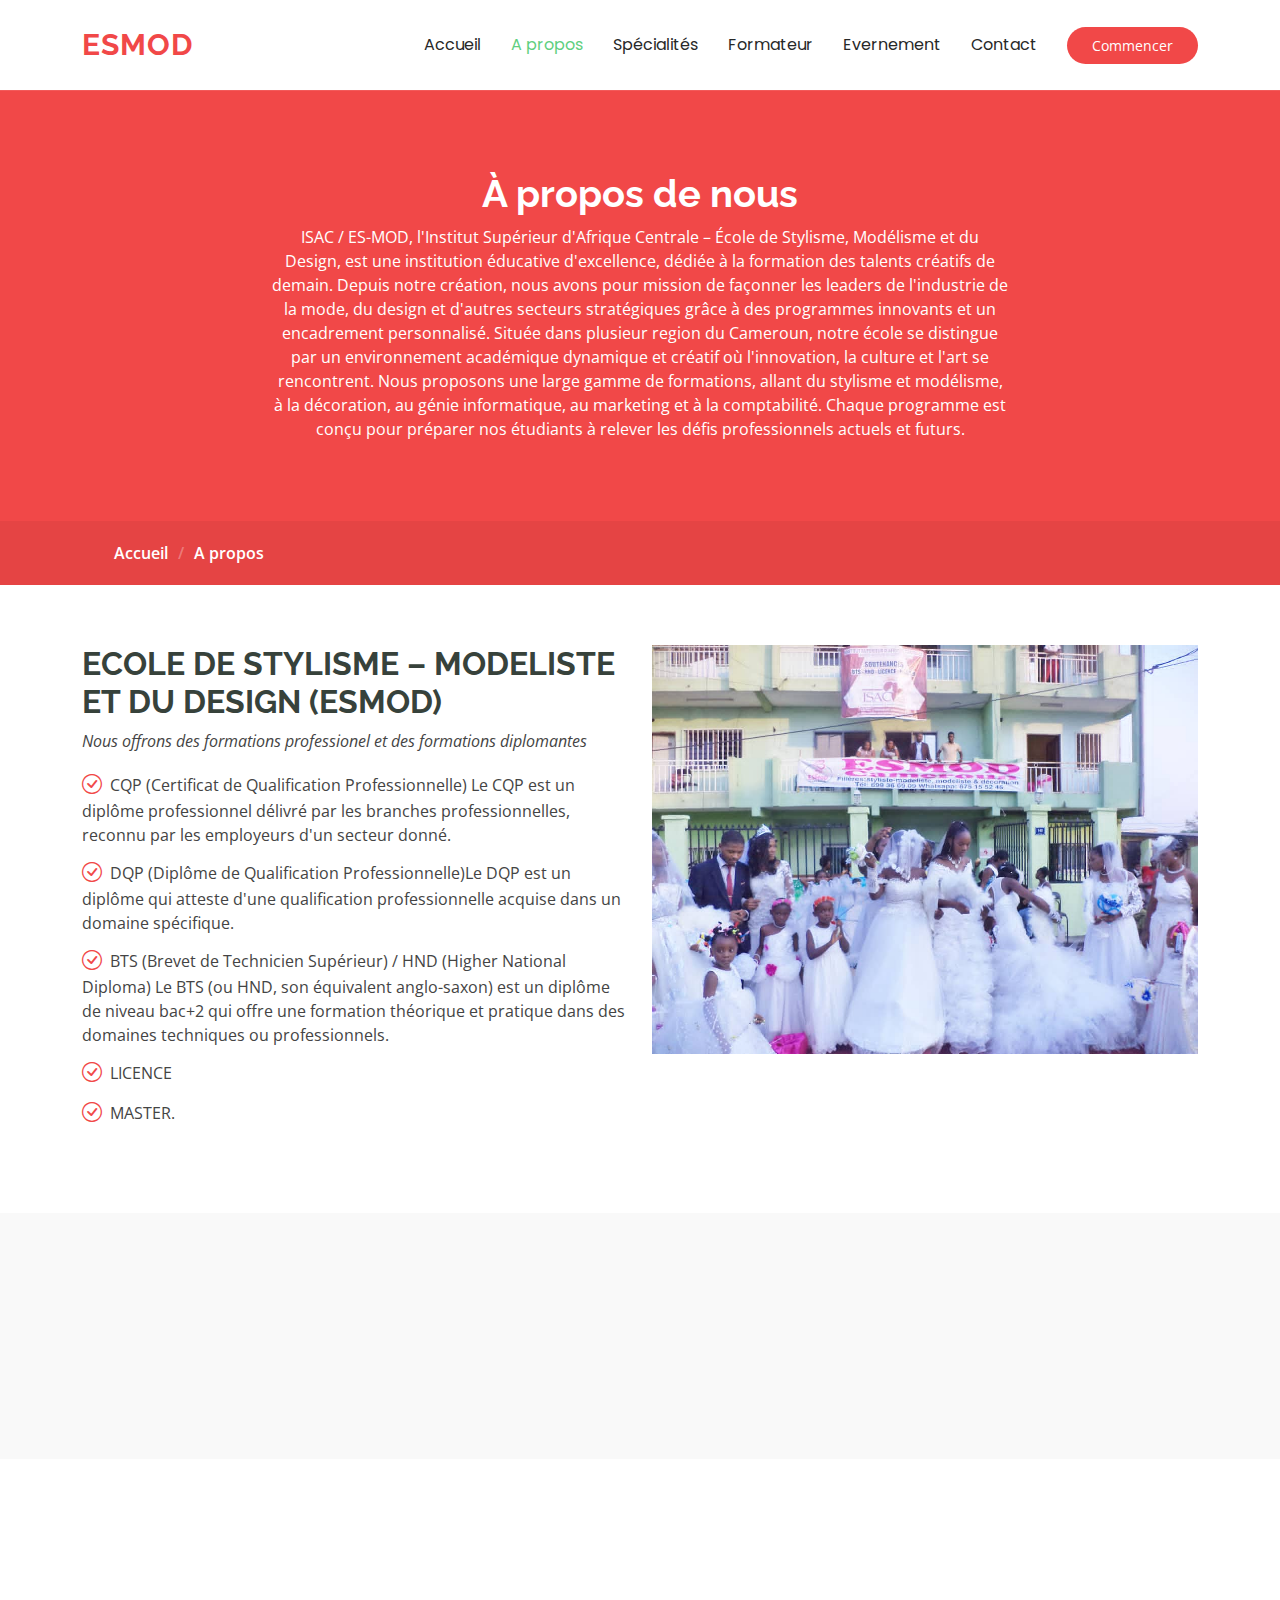
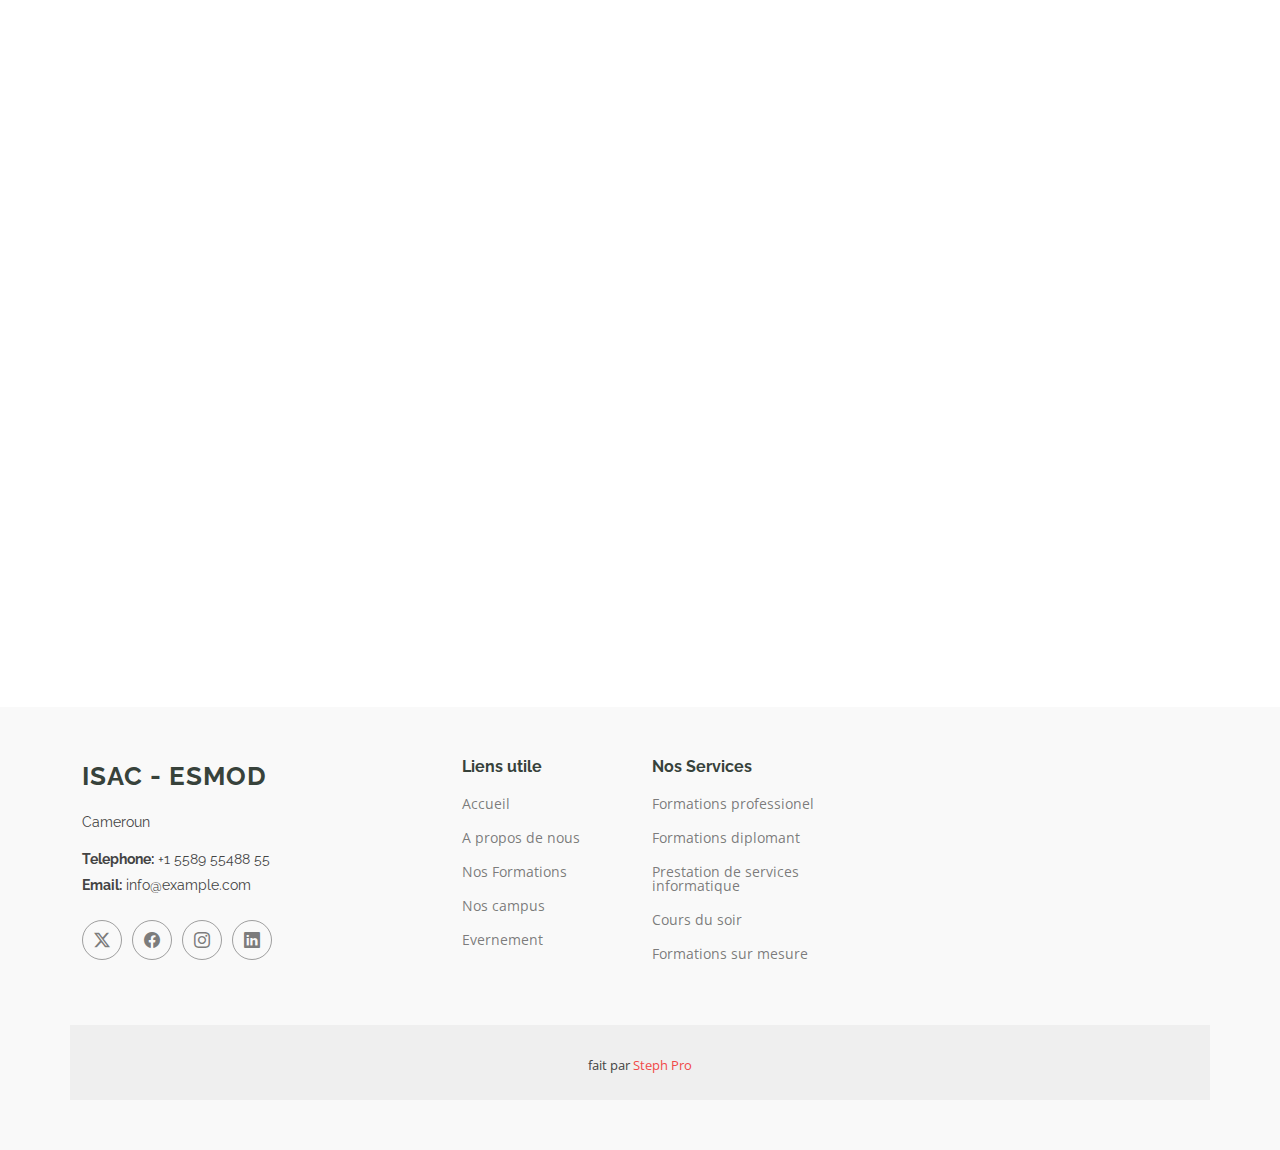
<file: about.html>
<!DOCTYPE html>
<html lang="en">

<head>
  <meta charset="utf-8">
  <meta content="width=device-width, initial-scale=1.0" name="viewport">
  <title>About - Mentor Bootstrap Template</title>
  <meta name="description" content="">
  <meta name="keywords" content="">

  <!-- Favicons -->
  <link href="assets/img/favicon.jpg" rel="icon">
  <!-- <link href="assets/img/apple-touch-icon.png" rel="apple-touch-icon"> -->

  <!-- Fonts -->
  <link href="https://fonts.googleapis.com" rel="preconnect">
  <link href="https://fonts.gstatic.com" rel="preconnect" crossorigin>
  <link href="https://fonts.googleapis.com/css2?family=Open+Sans:ital,wght@0,300;0,400;0,500;0,600;0,700;0,800;1,300;1,400;1,500;1,600;1,700;1,800&family=Poppins:ital,wght@0,100;0,200;0,300;0,400;0,500;0,600;0,700;0,800;0,900;1,100;1,200;1,300;1,400;1,500;1,600;1,700;1,800;1,900&family=Raleway:ital,wght@0,100;0,200;0,300;0,400;0,500;0,600;0,700;0,800;0,900;1,100;1,200;1,300;1,400;1,500;1,600;1,700;1,800;1,900&display=swap" rel="stylesheet">

  <!-- Vendor CSS Files -->
  <link href="assets/vendor/bootstrap/css/bootstrap.min.css" rel="stylesheet">
  <link href="assets/vendor/bootstrap-icons/bootstrap-icons.css" rel="stylesheet">
  <link href="assets/vendor/aos/aos.css" rel="stylesheet">
  <link href="assets/vendor/glightbox/css/glightbox.min.css" rel="stylesheet">
  <link href="assets/vendor/swiper/swiper-bundle.min.css" rel="stylesheet">

  <!-- Main CSS File -->
  <link href="assets/css/main.css" rel="stylesheet">

  
</head>

<body class="about-page">
  <header id="header" class="header d-flex align-items-center sticky-top">
    <div class="container-fluid container-xl position-relative d-flex align-items-center">

      <a href="index.html" class="logo d-flex align-items-center me-auto">
        <!-- Uncomment the line below if you also wish to use an image logo -->
        <!-- <img src="assets/img/logo.png" alt=""> -->
        <h1 class="sitename">ESMOD</h1>
      </a>

      <nav id="navmenu" class="navmenu">
        <ul>
          <li><a href="index.html" >Accueil<br></a></li>
          <li><a href="about.html" class="active">A propos</a></li>
          <li><a href="courses.html">Spécialités</a></li>
          <li><a href="trainers.html">Formateur</a></li>
          <li><a href="events.html">Evernement</a></li>
          
          <li><a href="contact.html">Contact</a></li>
        </ul>
        <i class="mobile-nav-toggle d-xl-none bi bi-list"></i>
      </nav>

      <a class="btn-getstarted" href="courses.html">Commencer</a>

    </div>
  </header>

  <main class="main">

    <!-- Page Title -->
    <div class="page-title" data-aos="fade">
      <div class="heading">
        <div class="container">
          <div class="row d-flex justify-content-center text-center">
            <div class="col-lg-8">
              <h1>À propos de nous<br></h1>
              <p class="mb-0">
                
                ISAC / ES-MOD, l'Institut Supérieur d'Afrique Centrale – École de Stylisme, Modélisme et du Design, est une institution éducative d'excellence, dédiée à la formation des talents créatifs de demain. Depuis notre création, nous avons pour mission de façonner les leaders de l'industrie de la mode, du design et d'autres secteurs stratégiques grâce à des programmes innovants et un encadrement personnalisé.

                Située dans plusieur region du Cameroun, notre école se distingue par un environnement académique dynamique et créatif où l'innovation, la culture et l'art se rencontrent. Nous proposons une large gamme de formations, allant du stylisme et modélisme, à la décoration, au génie informatique, au marketing et à la comptabilité. Chaque programme est conçu pour préparer nos étudiants à relever les défis professionnels actuels et futurs.
              </p>
            </div>
          </div>
        </div>
      </div>
      <nav class="breadcrumbs">
        <div class="container">
          <ol>
            <li><a href="index.html">Accueil</a></li>
            <li class="current">A propos<br></li>
          </ol>
        </div>
      </nav>
    </div><!-- End Page Title -->

    <!-- About Us Section -->
    <section id="about-us" class="section about-us">

      <div class="container">

        <div class="row gy-4">

          <div class="col-lg-6 order-1 order-lg-2" data-aos="fade-up" data-aos-delay="100">
            <img src="assets/img/about-2.jpg" class="img-fluid" alt="">
          </div>

          <div class="col-lg-6 order-2 order-lg-1 content" data-aos="fade-up" data-aos-delay="200">
            <h3>ECOLE  DE  STYLISME – MODELISTE  ET DU DESIGN  (ESMOD)</h3>
            <p class="fst-italic">
              Nous offrons des formations professionel et des formations diplomantes
            </p>
            <ul>
              <li><i class="bi bi-check-circle"></i> <span>
                CQP (Certificat de Qualification Professionnelle) Le CQP est un diplôme professionnel délivré par les branches professionnelles, reconnu par les employeurs d'un secteur donné.  
              </span></li>
              <li><i class="bi bi-check-circle"></i> <span>
                DQP (Diplôme de Qualification Professionnelle)Le DQP est un diplôme qui atteste d'une qualification professionnelle acquise dans un domaine spécifique. 
              </span></li>
              <li><i class="bi bi-check-circle"></i> <span>
                BTS (Brevet de Technicien Supérieur) / HND (Higher National Diploma) Le BTS (ou HND, son équivalent anglo-saxon) est un diplôme de niveau bac+2 qui offre une formation théorique et pratique dans des domaines techniques ou professionnels. 
              </span></li>
              <li><i class="bi bi-check-circle"></i> <span>LICENCE</span></li>
              <li><i class="bi bi-check-circle"></i> <span>MASTER.</span></li>
            </ul>
          </div>

        </div>

      </div>

    </section><!-- /About Us Section -->

    <!-- Counts Section -->
    <section id="counts" class="section counts light-background">

      <div class="container" data-aos="fade-up" data-aos-delay="100">

        <div class="row gy-4">

          <div class="col-lg-3 col-md-6">
            <h3>Plus de </h3>
            
            <div class="stats-item text-center w-100 h-100">

              <span data-purecounter-start="0" data-purecounter-end="1232" data-purecounter-duration="1" class="purecounter"></span>
              <p>Etudiants</p>
            </div>
          </div><!-- End Stats Item -->

          <div class="col-lg-3 col-md-6">
            <div class="stats-item text-center w-100 h-100">
              <span data-purecounter-start="0" data-purecounter-end="20" data-purecounter-duration="1" class="purecounter"></span>
              <p>Specialite</p>
            </div>
          </div><!-- End Stats Item -->

          <div class="col-lg-3 col-md-6">
            <div class="stats-item text-center w-100 h-100">
              <span data-purecounter-start="0" data-purecounter-end="42" data-purecounter-duration="1" class="purecounter"></span>
              <p>Evernements</p>
            </div>
          </div><!-- End Stats Item -->

          <div class="col-lg-3 col-md-6">
            <div class="stats-item text-center w-100 h-100">
              <span data-purecounter-start="0" data-purecounter-end="24" data-purecounter-duration="1" class="purecounter"></span>
              <p>Enseignants</p>
            </div>
          </div><!-- End Stats Item -->

        </div>

      </div>

    </section><!-- /Counts Section -->

    <!-- Testimonials Section -->
    <section id="testimonials" class="testimonials section">

      <!-- Section Title -->
      <div class="container section-title" data-aos="fade-up">
        <h2>témoignages</h2>
        <p>Que disent-ils ?</p>
      </div><!-- End Section Title -->

      <div class="container" data-aos="fade-up" data-aos-delay="100">

        <div class="swiper init-swiper">
          <script type="application/json" class="swiper-config">
            {
              "loop": true,
              "speed": 600,
              "autoplay": {
                "delay": 5000
              },
              "slidesPerView": "auto",
              "pagination": {
                "el": ".swiper-pagination",
                "type": "bullets",
                "clickable": true
              },
              "breakpoints": {
                "320": {
                  "slidesPerView": 1,
                  "spaceBetween": 40
                },
                "1200": {
                  "slidesPerView": 2,
                  "spaceBetween": 20
                }
              }
            }
          </script>
          <div class="swiper-wrapper">

            <div class="swiper-slide">
              <div class="testimonial-wrap">
                <div class="testimonial-item">
                  <img src="assets/img/testimonials/testimonials-1.jpg" class="testimonial-img" alt="">
                  <h3>Sarah,</h3>
                  <h4>Étudiante en Stylisme et Modélisme</h4>
                  <div class="stars">
                    <i class="bi bi-star-fill"></i><i class="bi bi-star-fill"></i><i class="bi bi-star-fill"></i><i class="bi bi-star-fill"></i><i class="bi bi-star-fill"></i>
                  </div>
                  <p>
                    <i class="bi bi-quote quote-icon-left"></i>
                    <span>
                       
                      Choisir ISAC / ES-MOD a été la meilleure décision de ma vie. Dès le premier jour, j'ai été plongée dans un environnement créatif et dynamique où chaque jour apporte de nouveaux défis. Les professeurs sont non seulement des experts dans leur domaine, mais ils sont aussi extrêmement disponibles et dévoués à notre réussite.
                    </span>
                    <i class="bi bi-quote quote-icon-right"></i>
                  </p>
                </div>
              </div>
            </div><!-- End testimonial item -->

            <div class="swiper-slide">
              <div class="testimonial-wrap">
                <div class="testimonial-item">
                  <img src="assets/img/testimonials/testimonials-2.jpg" class="testimonial-img" alt="">
                  <h3>Kevin</h3>
                  <h4>Étudiant en Génie Informatique</h4>
                  <div class="stars">
                    <i class="bi bi-star-fill"></i><i class="bi bi-star-fill"></i><i class="bi bi-star-fill"></i><i class="bi bi-star-fill"></i><i class="bi bi-star-fill"></i>
                  </div>
                  <p>
                    <i class="bi bi-quote quote-icon-left"></i>
                    <span>
                      
                      Je suis arrivé à ISAC / ES-MOD avec une passion pour l'informatique, et aujourd'hui, je me prépare à devenir un expert dans mon domaine. Les cours sont à la pointe des nouvelles technologies, et le programme est adapté aux besoins réels du marché. Ce que j'apprécie le plus, c'est la dimension pratique de l'apprentissage. Nous avons travaillé sur des projets concrets avec des entreprises, ce qui m'a permis de développer des compétences directement applicables dans le monde professionnel. L'institut m'a offert non seulement une formation technique solide, mais aussi un réseau d'opportunités incroyables.  
                    </span>
                    <i class="bi bi-quote quote-icon-right"></i>
                  </p>
                </div>
              </div>
            </div><!-- End testimonial item -->

            <div class="swiper-slide">
              <div class="testimonial-wrap">
                <div class="testimonial-item">
                  <img src="assets/img/testimonials/testimonials-3.jpg" class="testimonial-img" alt="">
                  <h3>Amina</h3>
                  <h4>Étudiante en Décoration</h4>
                  <div class="stars">
                    <i class="bi bi-star-fill"></i><i class="bi bi-star-fill"></i><i class="bi bi-star-fill"></i><i class="bi bi-star-fill"></i><i class="bi bi-star-fill"></i>
                  </div>
                  <p>
                    <i class="bi bi-quote quote-icon-left"></i>
                    <span>
                       
                      Grâce à ES-MOD, j'ai découvert ma passion pour la décoration d'intérieur. Les ateliers pratiques et les projets en équipe m'ont permis de développer un véritable sens de la créativité. Aujourd'hui, je me sens prête à transformer des espaces avec style et innovation.
                    </span>
                    <i class="bi bi-quote quote-icon-right"></i>
                  </p>
                </div>
              </div>
            </div><!-- End testimonial item -->

            <div class="swiper-slide">
              <div class="testimonial-wrap">
                <div class="testimonial-item">
                  <img src="assets/img/testimonials/testimonials-4.jpg" class="testimonial-img" alt="">
                  <h3>Daniel</h3>
                  <h4>Étudiant en Marketing</h4>
                  <div class="stars">
                    <i class="bi bi-star-fill"></i><i class="bi bi-star-fill"></i><i class="bi bi-star-fill"></i><i class="bi bi-star-fill"></i><i class="bi bi-star-fill"></i>
                  </div>
                  <p>
                    <i class="bi bi-quote quote-icon-left"></i>
                    <span>
                       
                      ISAC / ES-MOD m'a ouvert les portes du monde du marketing. Les enseignants sont toujours là pour nous guider et les cours sont directement liés aux attentes des entreprises. Je suis confiant d'avoir toutes les compétences pour réussir dans ce domaine compétitif.
                    </span>
                    <i class="bi bi-quote quote-icon-right"></i>
                  </p>
                </div>
              </div>
            </div><!-- End testimonial item -->

            <div class="swiper-slide">
              <div class="testimonial-wrap">
                <div class="testimonial-item">
                  <img src="assets/img/testimonials/testimonials-5.jpg" class="testimonial-img" alt="">
                  <h3>Laura</h3>
                  <h4>Étudiante en Comptabilité</h4>
                  <div class="stars">
                    <i class="bi bi-star-fill"></i><i class="bi bi-star-fill"></i><i class="bi bi-star-fill"></i><i class="bi bi-star-fill"></i><i class="bi bi-star-fill"></i>
                  </div>
                  <p>
                    <i class="bi bi-quote quote-icon-left"></i>
                    <span>
                       
                      Les cours à ISAC / ES-MOD m'ont permis de maîtriser la comptabilité et la gestion financière avec précision. Les formations sont pratiques et adaptées au monde professionnel. Je suis maintenant prête à occuper des postes à responsabilité dans ce secteur
                    </span>
                    <i class="bi bi-quote quote-icon-right"></i>
                  </p>
                </div>
              </div>
            </div><!-- End testimonial item -->

          </div>
          <div class="swiper-pagination"></div>
        </div>

      </div>

    </section><!-- /Testimonials Section -->

  </main>
  <footer id="footer" class="footer position-relative light-background">

    <div class="container footer-top">
      <div class="row gy-4">
        <div class="col-lg-4 col-md-6 footer-about">
          <a href="index.html" class="logo d-flex align-items-center">
            <span class="sitename">ISAC - ESMOD</span>
          </a>
          <div class="footer-contact pt-3">
            <p>Cameroun</p>
            <p class="mt-3"><strong>Telephone:</strong> <span>+1 5589 55488 55</span></p>
            <p><strong>Email:</strong> <span>info@example.com</span></p>
          </div>
          <div class="social-links d-flex mt-4">
            <a href=""><i class="bi bi-twitter-x"></i></a>
            <a href=""><i class="bi bi-facebook"></i></a>
            <a href=""><i class="bi bi-instagram"></i></a>
            <a href=""><i class="bi bi-linkedin"></i></a>
          </div>
        </div>

        <div class="col-lg-2 col-md-3 footer-links">
          <h4> Liens utile</h4>
          <ul>
            <li><a href="#">Accueil</a></li>
            <li><a href="#">A propos de nous</a></li>
            <li><a href="#">Nos Formations</a></li>
            <li><a href="#">Nos campus</a></li>
            <li><a href="#">Evernement</a></li>
          </ul>
        </div>

        <div class="col-lg-2 col-md-3 footer-links">
          <h4>Nos Services</h4>
          <ul>
            <li><a href="#">Formations professionel</a></li>
            <li><a href="#">Formations diplomant</a></li>
            <li><a href="#">Prestation de services informatique</a></li>
            <li><a href="#">Cours du soir</a></li>
            <li><a href="#">Formations sur mesure</a></li>
          </ul>
        </div>

        <!-- <div class="col-lg-4 col-md-12 footer-newsletter">
          <h4>Our Newsletter</h4>
          <p>Subscribe to our newsletter and receive the latest news about our products and services!</p>
          <form action="forms/newsletter.php" method="post" class="php-email-form">
            <div class="newsletter-form"><input type="email" name="email"><input type="submit" value="Subscribe"></div>
            <div class="loading">Loading</div>
            <div class="error-message"></div>
            <div class="sent-message">Your subscription request has been sent. Thank you!</div>
          </form>
        </div> -->

      </div>
    </div>

    <div class="container copyright text-center mt-4">
      <!-- <p>© <span>Copyright</span> <strong class="px-1 sitename">Mentor</strong> <span>All Rights Reserved</span></p> -->
      <div class="credits">
        fait par <a href="https://stephdevfolio.onrender.com/">Steph Pro</a>
      </div>
    </div>

  </footer>

  <!-- Scroll Top -->
  <a href="#" id="scroll-top" class="scroll-top d-flex align-items-center justify-content-center"><i class="bi bi-arrow-up-short"></i></a>

  <!-- Preloader -->
  <div id="preloader"></div>

  <!-- Vendor JS Files -->
  <script src="assets/vendor/bootstrap/js/bootstrap.bundle.min.js"></script>
  <script src="assets/vendor/php-email-form/validate.js"></script>
  <script src="assets/vendor/aos/aos.js"></script>
  <script src="assets/vendor/glightbox/js/glightbox.min.js"></script>
  <script src="assets/vendor/purecounter/purecounter_vanilla.js"></script>
  <script src="assets/vendor/swiper/swiper-bundle.min.js"></script>

  <!-- Main JS File -->
  <script src="assets/js/main.js"></script>

</body>

</html>
</file>
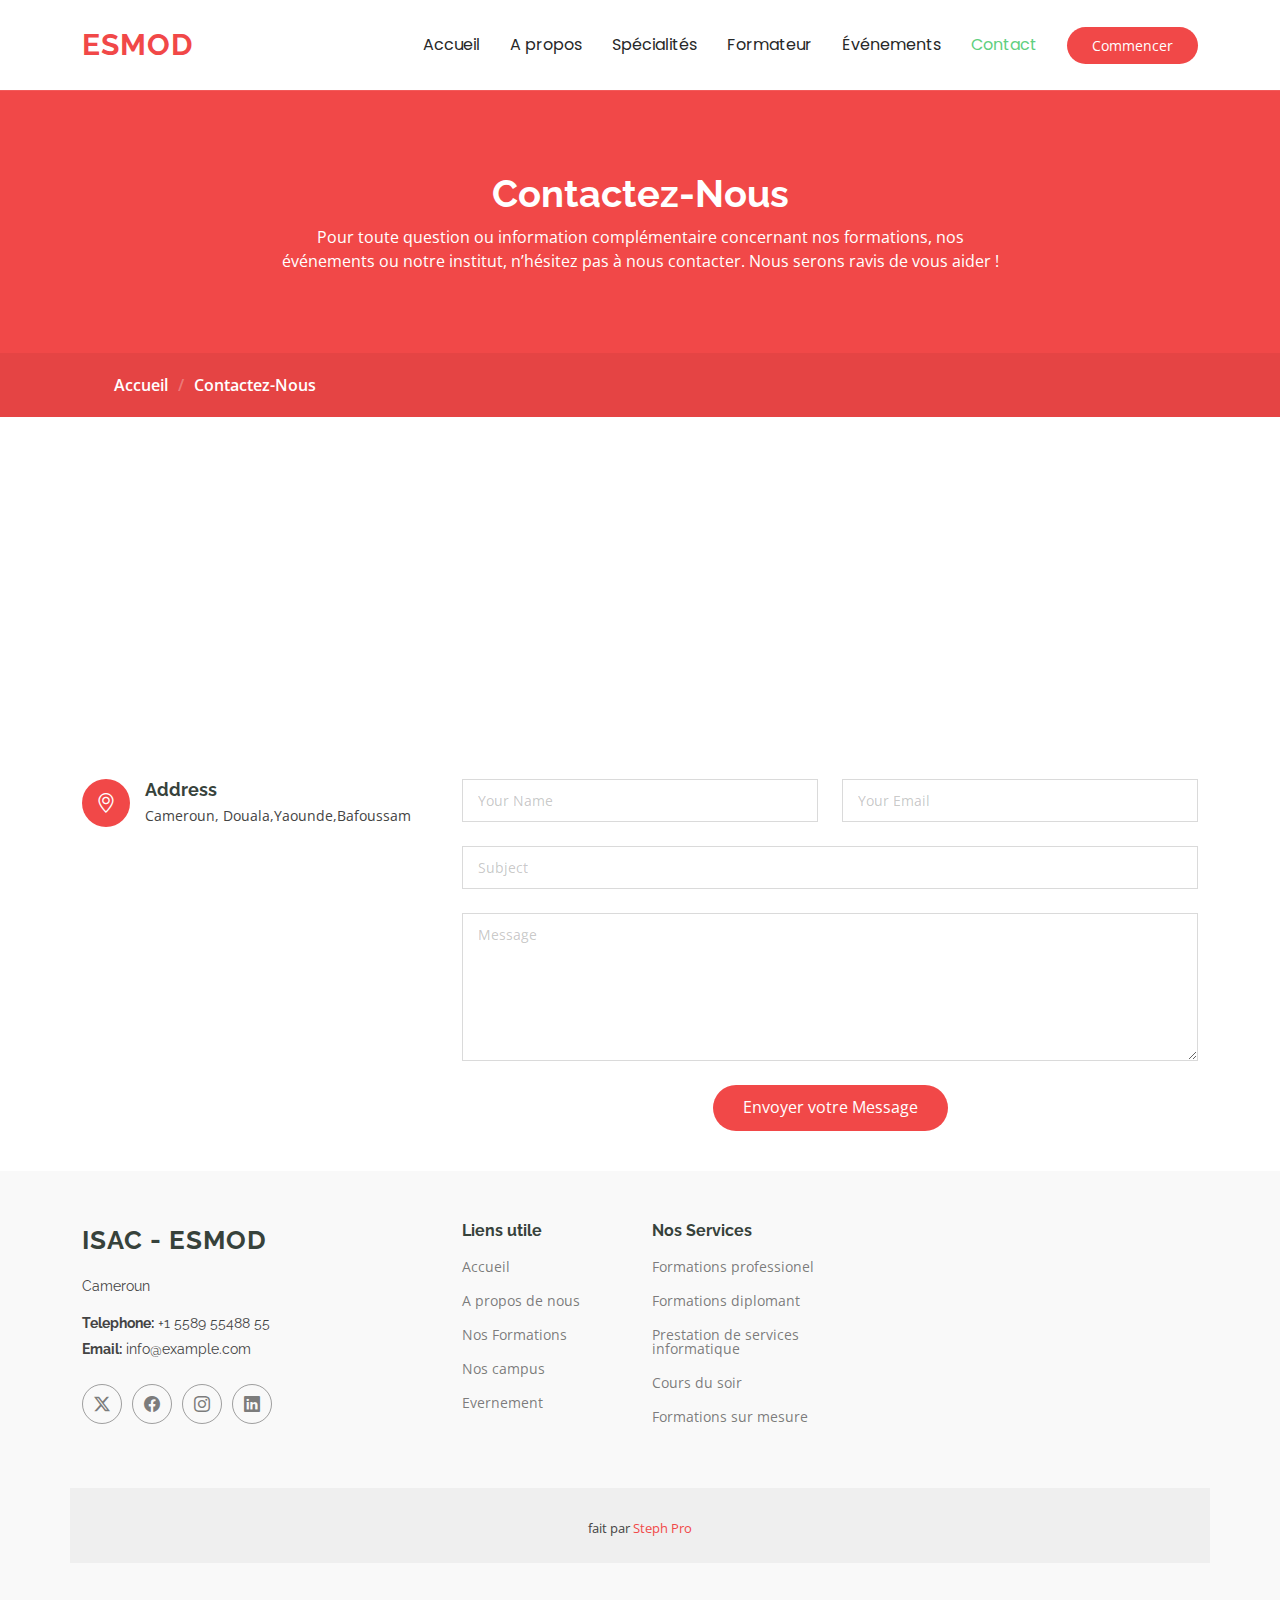
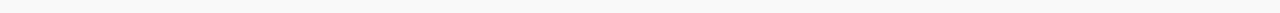
<file: contact.html>
<!DOCTYPE html>
<html lang="en">

<head>
  <meta charset="utf-8">
  <meta content="width=device-width, initial-scale=1.0" name="viewport">
  <title>Contact - Mentor Bootstrap Template</title>
  <meta name="description" content="">
  <meta name="keywords" content="">

  <!-- Favicons -->
  <link href="assets/img/favicon.jpg" rel="icon">

  <!-- Fonts -->
  <link href="https://fonts.googleapis.com" rel="preconnect">
  <link href="https://fonts.gstatic.com" rel="preconnect" crossorigin>
  <link href="https://fonts.googleapis.com/css2?family=Open+Sans:ital,wght@0,300;0,400;0,500;0,600;0,700;0,800;1,300;1,400;1,500;1,600;1,700;1,800&family=Poppins:ital,wght@0,100;0,200;0,300;0,400;0,500;0,600;0,700;0,800;0,900;1,100;1,200;1,300;1,400;1,500;1,600;1,700;1,800;1,900&family=Raleway:ital,wght@0,100;0,200;0,300;0,400;0,500;0,600;0,700;0,800;0,900;1,100;1,200;1,300;1,400;1,500;1,600;1,700;1,800;1,900&display=swap" rel="stylesheet">

  <!-- Vendor CSS Files -->
  <link href="assets/vendor/bootstrap/css/bootstrap.min.css" rel="stylesheet">
  <link href="assets/vendor/bootstrap-icons/bootstrap-icons.css" rel="stylesheet">
  <link href="assets/vendor/aos/aos.css" rel="stylesheet">
  <link href="assets/vendor/glightbox/css/glightbox.min.css" rel="stylesheet">
  <link href="assets/vendor/swiper/swiper-bundle.min.css" rel="stylesheet">

  <!-- Main CSS File -->
  <link href="assets/css/main.css" rel="stylesheet">

  
</head>

<body class="contact-page">

  <header id="header" class="header d-flex align-items-center sticky-top">
    <div class="container-fluid container-xl position-relative d-flex align-items-center">

      <a href="index.html" class="logo d-flex align-items-center me-auto">
        <!-- Uncomment the line below if you also wish to use an image logo -->
        <!-- <img src="assets/img/logo.png" alt=""> -->
        <h1 class="sitename">ESMOD</h1>
      </a>

      <nav id="navmenu" class="navmenu">
        <ul>
          <li><a href="index.html" >Accueil<br></a></li>
          <li><a href="about.html">A propos</a></li>
          <li><a href="courses.html">Spécialités</a></li>
          <li><a href="trainers.html">Formateur</a></li>
          <li><a href="events.html">Événements</a></li>
          
          <li><a href="contact.html" class="active">Contact</a></li>
        </ul>
        <i class="mobile-nav-toggle d-xl-none bi bi-list"></i>
      </nav>

      <a class="btn-getstarted" href="courses.html">Commencer</a>

    </div>
  </header>

  <main class="main">

    <!-- Page Title -->
    <div class="page-title" data-aos="fade">
      <div class="heading">
        <div class="container">
          <div class="row d-flex justify-content-center text-center">
            <div class="col-lg-8">
              <h1>Contactez-Nous</h1>
              <p class="mb-0">
                
                Pour toute question ou information complémentaire concernant nos formations, nos événements ou notre institut, n’hésitez pas à nous contacter. Nous serons ravis de vous aider !
              </p>
            </div>
          </div>
        </div>
      </div>
      <nav class="breadcrumbs">
        <div class="container">
          <ol>
            <li><a href="index.html">Accueil</a></li>
            <li class="current">Contactez-Nous</li>
          </ol>
        </div>
      </nav>
    </div><!-- End Page Title -->

    <!-- Contact Section -->
    <section id="contact" class="contact section">

      <div class="mb-5" data-aos="fade-up" data-aos-delay="200">
        <!-- <iframe style="border:0; width: 100%; height: 300px;" src="https://www.google.com/maps/embed?pb=!1m14!1m8!1m3!1d48389.78314118045!2d-74.006138!3d40.710059!3m2!1i1024!2i768!4f13.1!3m3!1m2!1s0x89c25a22a3bda30d%3A0xb89d1fe6bc499443!2sDowntown%20Conference%20Center!5e0!3m2!1sen!2sus!4v1676961268712!5m2!1sen!2sus" frameborder="0" allowfullscreen="" loading="lazy" referrerpolicy="no-referrer-when-downgrade"></iframe> -->
        <iframe style="border:0; width: 100%; height: 300px;" src="https://www.google.com/maps/embed?pb=!1m18!1m12!1m3!1d8104218.1082713595!2d6.99139946200817!3d7.33842371458125!2m3!1f0!2f0!3f0!3m2!1i1024!2i768!4f13.1!3m3!1m2!1s0x10613753703e0f21%3A0x2b03c44599829b53!2sCameroun!5e0!3m2!1sfr!2scm!4v1727359615738!5m2!1sfr!2scm" frameborder="0" allowfullscreen="" loading="lazy" referrerpolicy="no-referrer-when-downgrade"></iframe>
      </div><!-- End Google Maps -->

      <div class="container" data-aos="fade-up" data-aos-delay="100">

        <div class="row gy-4">

          <div class="col-lg-4">
            <div class="info-item d-flex" data-aos="fade-up" data-aos-delay="300">
              <i class="bi bi-geo-alt flex-shrink-0"></i>
              <div>
                <h3>Address</h3>
                <p>Cameroun, Douala,Yaounde,Bafoussam</p>
              </div>
            </div><!-- End Info Item -->

            <div class="info-item d-flex" data-aos="fade-up" data-aos-delay="400">
              <i class="bi bi-telephone flex-shrink-0"></i>
              <div>
                <h3>Appeler nous</h3>
                <p>(237)  243 56 91 35/694 98 75 34 /677 33 47 67 </p>
              </div>
            </div><!-- End Info Item -->

            <div class="info-item d-flex" data-aos="fade-up" data-aos-delay="500">
              <i class="bi bi-envelope flex-shrink-0"></i>
              <div>
                <h3>Notre Email</h3>
                <p>info@example.com</p>
              </div>
            </div><!-- End Info Item -->

          </div>

          <div class="col-lg-8">
            <form action="forms/contact.php" method="post" class="php-email-form" data-aos="fade-up" data-aos-delay="200">
              <div class="row gy-4">

                <div class="col-md-6">
                  <input type="text" name="name" class="form-control" placeholder="Your Name" required="">
                </div>

                <div class="col-md-6 ">
                  <input type="email" class="form-control" name="email" placeholder="Your Email" required="">
                </div>

                <div class="col-md-12">
                  <input type="text" class="form-control" name="subject" placeholder="Subject" required="">
                </div>

                <div class="col-md-12">
                  <textarea class="form-control" name="message" rows="6" placeholder="Message" required=""></textarea>
                </div>

                <div class="col-md-12 text-center">
                  <div class="loading">Loading</div>
                  <div class="error-message"></div>
                  <div class="sent-message">Your message has been sent. Thank you!</div>

                  <button type="submit">Envoyer votre Message</button>
                </div>

              </div>
            </form>
          </div><!-- End Contact Form -->

        </div>

      </div>

    </section><!-- /Contact Section -->

  </main>

  <footer id="footer" class="footer position-relative light-background">

    <div class="container footer-top">
      <div class="row gy-4">
        <div class="col-lg-4 col-md-6 footer-about">
          <a href="index.html" class="logo d-flex align-items-center">
            <span class="sitename">ISAC - ESMOD</span>
          </a>
          <div class="footer-contact pt-3">
            <p>Cameroun</p>
            <p class="mt-3"><strong>Telephone:</strong> <span>+1 5589 55488 55</span></p>
            <p><strong>Email:</strong> <span>info@example.com</span></p>
          </div>
          <div class="social-links d-flex mt-4">
            <a href=""><i class="bi bi-twitter-x"></i></a>
            <a href=""><i class="bi bi-facebook"></i></a>
            <a href=""><i class="bi bi-instagram"></i></a>
            <a href=""><i class="bi bi-linkedin"></i></a>
          </div>
        </div>

        <div class="col-lg-2 col-md-3 footer-links">
          <h4> Liens utile</h4>
          <ul>
            <li><a href="#">Accueil</a></li>
            <li><a href="#">A propos de nous</a></li>
            <li><a href="#">Nos Formations</a></li>
            <li><a href="#">Nos campus</a></li>
            <li><a href="#">Evernement</a></li>
          </ul>
        </div>

        <div class="col-lg-2 col-md-3 footer-links">
          <h4>Nos Services</h4>
          <ul>
            <li><a href="#">Formations professionel</a></li>
            <li><a href="#">Formations diplomant</a></li>
            <li><a href="#">Prestation de services informatique</a></li>
            <li><a href="#">Cours du soir</a></li>
            <li><a href="#">Formations sur mesure</a></li>
          </ul>
        </div>

        <!-- <div class="col-lg-4 col-md-12 footer-newsletter">
          <h4>Our Newsletter</h4>
          <p>Subscribe to our newsletter and receive the latest news about our products and services!</p>
          <form action="forms/newsletter.php" method="post" class="php-email-form">
            <div class="newsletter-form"><input type="email" name="email"><input type="submit" value="Subscribe"></div>
            <div class="loading">Loading</div>
            <div class="error-message"></div>
            <div class="sent-message">Your subscription request has been sent. Thank you!</div>
          </form>
        </div> -->

      </div>
    </div>

    <div class="container copyright text-center mt-4">
      <!-- <p>© <span>Copyright</span> <strong class="px-1 sitename">Mentor</strong> <span>All Rights Reserved</span></p> -->
      <div class="credits">
        fait par <a href="https://stephdevfolio.onrender.com/">Steph Pro</a>
      </div>
    </div>

  </footer>

  <!-- Scroll Top -->
  <a href="#" id="scroll-top" class="scroll-top d-flex align-items-center justify-content-center"><i class="bi bi-arrow-up-short"></i></a>

  <!-- Preloader -->
  <div id="preloader"></div>

  <!-- Vendor JS Files -->
  <script src="assets/vendor/bootstrap/js/bootstrap.bundle.min.js"></script>
  <script src="assets/vendor/php-email-form/validate.js"></script>
  <script src="assets/vendor/aos/aos.js"></script>
  <script src="assets/vendor/glightbox/js/glightbox.min.js"></script>
  <script src="assets/vendor/purecounter/purecounter_vanilla.js"></script>
  <script src="assets/vendor/swiper/swiper-bundle.min.js"></script>

  <!-- Main JS File -->
  <script src="assets/js/main.js"></script>

</body>

</html>
</file>
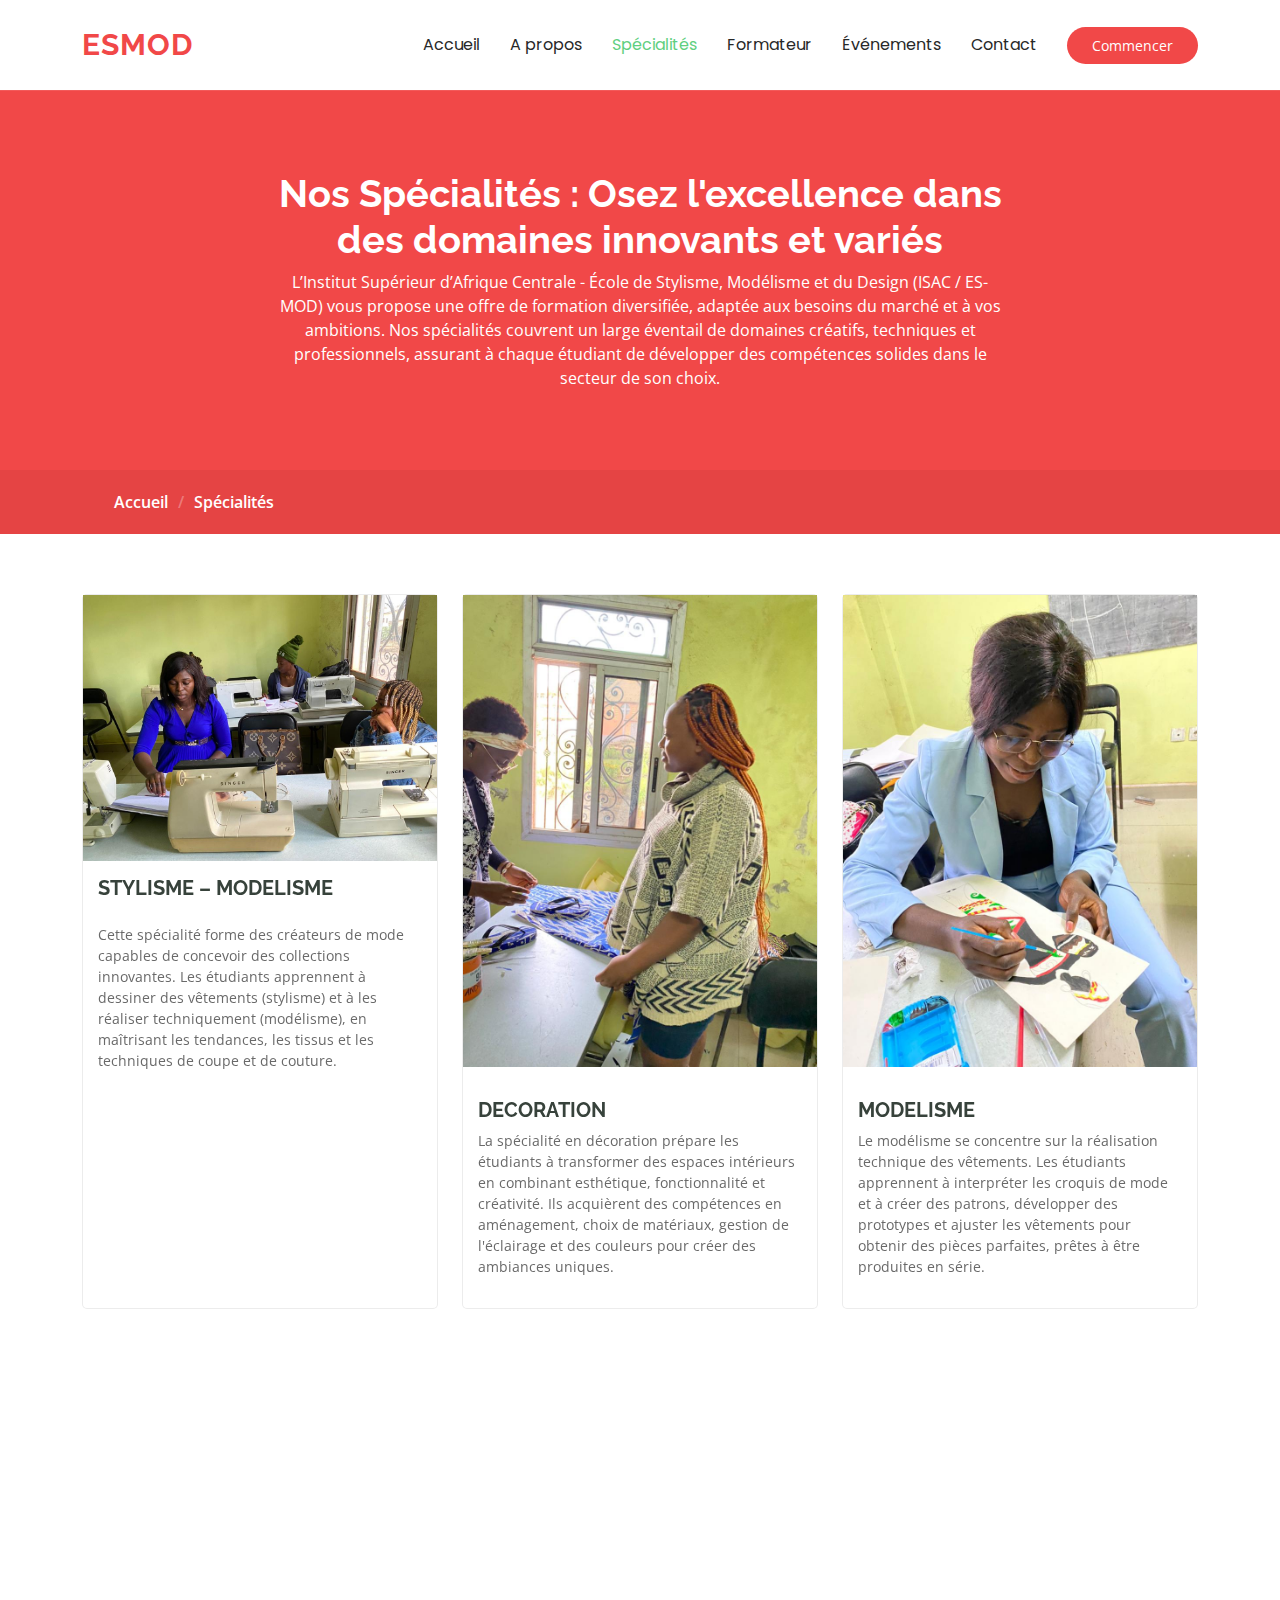
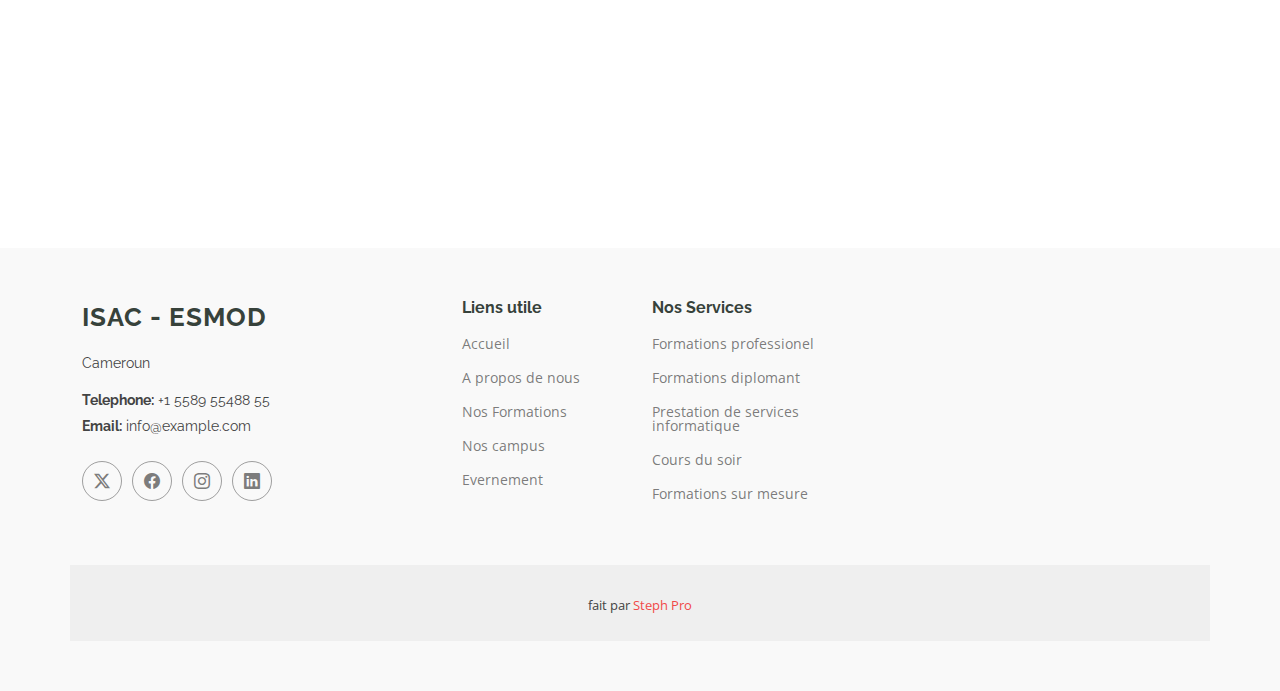
<file: courses.html>
<!DOCTYPE html>
<html lang="en">

<head>
  <meta charset="utf-8">
  <meta content="width=device-width, initial-scale=1.0" name="viewport">
  <title>Courses - Mentor Bootstrap Template</title>
  <meta name="description" content="">
  <meta name="keywords" content="">

  <!-- Favicons -->
  <link href="assets/img/favicon.jpg" rel="icon">

  <!-- Fonts -->
  <link href="https://fonts.googleapis.com" rel="preconnect">
  <link href="https://fonts.gstatic.com" rel="preconnect" crossorigin>
  <link href="https://fonts.googleapis.com/css2?family=Open+Sans:ital,wght@0,300;0,400;0,500;0,600;0,700;0,800;1,300;1,400;1,500;1,600;1,700;1,800&family=Poppins:ital,wght@0,100;0,200;0,300;0,400;0,500;0,600;0,700;0,800;0,900;1,100;1,200;1,300;1,400;1,500;1,600;1,700;1,800;1,900&family=Raleway:ital,wght@0,100;0,200;0,300;0,400;0,500;0,600;0,700;0,800;0,900;1,100;1,200;1,300;1,400;1,500;1,600;1,700;1,800;1,900&display=swap" rel="stylesheet">

  <!-- Vendor CSS Files -->
  <link href="assets/vendor/bootstrap/css/bootstrap.min.css" rel="stylesheet">
  <link href="assets/vendor/bootstrap-icons/bootstrap-icons.css" rel="stylesheet">
  <link href="assets/vendor/aos/aos.css" rel="stylesheet">
  <link href="assets/vendor/glightbox/css/glightbox.min.css" rel="stylesheet">
  <link href="assets/vendor/swiper/swiper-bundle.min.css" rel="stylesheet">

  <!-- Main CSS File -->
  <link href="assets/css/main.css" rel="stylesheet">

</head>

<body class="courses-page">

  <header id="header" class="header d-flex align-items-center sticky-top">
    <div class="container-fluid container-xl position-relative d-flex align-items-center">

      <a href="index.html" class="logo d-flex align-items-center me-auto">
        <!-- Uncomment the line below if you also wish to use an image logo -->
        <!-- <img src="assets/img/logo.png" alt=""> -->
        <h1 class="sitename">ESMOD</h1>
      </a>

      <nav id="navmenu" class="navmenu">
        <ul>
          <li><a href="index.html" >Accueil<br></a></li>
          <li><a href="about.html">A propos</a></li>
          <li><a href="courses.html" class="active">Spécialités</a></li>
          <li><a href="trainers.html">Formateur</a></li>
          <li><a href="events.html">Événements</a></li>
          
          <li><a href="contact.html">Contact</a></li>
        </ul>
        <i class="mobile-nav-toggle d-xl-none bi bi-list"></i>
      </nav>

      <a class="btn-getstarted" href="courses.html">Commencer</a>

    </div>
  </header>
  <main class="main">

    <!-- Page Title -->
    <div class="page-title" data-aos="fade">
      <div class="heading">
        <div class="container">
          <div class="row d-flex justify-content-center text-center">
            <div class="col-lg-8">
              <h1>Nos Spécialités : Osez l'excellence dans des domaines innovants et variés</h1>
              <p class="mb-0">
                
                L’Institut Supérieur d’Afrique Centrale - École de Stylisme, Modélisme et du Design (ISAC / ES-MOD) vous propose une offre de formation diversifiée, adaptée aux besoins du marché et à vos ambitions. Nos spécialités couvrent un large éventail de domaines créatifs, techniques et professionnels, assurant à chaque étudiant de développer des compétences solides dans le secteur de son choix.
              </p>
            </div>
          </div>
        </div>
      </div>
      <nav class="breadcrumbs">
        <div class="container">
          <ol>
            <li><a href="index.html">Accueil</a></li>
            <li class="current">Spécialités</li>
          </ol>
        </div>
      </nav>
    </div><!-- End Page Title -->

    <!-- Courses Section -->
    <section id="courses" class="courses section">

      <div class="container">

        <div class="row">

          <div class="col-lg-4 col-md-6 d-flex align-items-stretch" data-aos="zoom-in" data-aos-delay="100">
            <div class="course-item">
              <img src="assets/img/styl-mod.jpg" class="img-fluid" alt="...">
              <div class="course-content">
                <div class="d-flex justify-content-between align-items-center mb-3">
                  <!-- <p class="category"> </p> -->
                  
                   <h3><a href="#">STYLISME – MODELISME</a></h3>
                </div>

                
                <p class="description">
                  Cette spécialité forme des créateurs de mode capables de concevoir des collections innovantes. Les étudiants apprennent à dessiner des vêtements (stylisme) et à les réaliser techniquement (modélisme), en maîtrisant les tendances, les tissus et les techniques de coupe et de couture.
                </p>
                
              </div>
            </div>
          </div> <!-- End Course Item-->

          <div class="col-lg-4 col-md-6 d-flex align-items-stretch mt-4 mt-md-0" data-aos="zoom-in" data-aos-delay="200">
            <div class="course-item">
              <img src="assets/img/decoration.jpg" class="img-fluid" alt="...">
              <div class="course-content">
                <div class="d-flex justify-content-between align-items-center mb-3">
                  <!-- <p class="category">DECORATION </p> -->
                  <!-- <p class="price">$250</p> -->
                </div>

                <h3><a href="#">DECORATION</a></h3>
                <p class="description">
                  La spécialité en décoration prépare les étudiants à transformer des espaces intérieurs en combinant esthétique, fonctionnalité et créativité. Ils acquièrent des compétences en aménagement, choix de matériaux, gestion de l'éclairage et des couleurs pour créer des ambiances uniques.
                </p>
                
                
              </div>
            </div>
          </div> <!-- End Course Item-->

          <div class="col-lg-4 col-md-6 d-flex align-items-stretch mt-4 mt-lg-0" data-aos="zoom-in" data-aos-delay="300">
            <div class="course-item">
              <img src="assets/img/modelisme.jpg" class="img-fluid" alt="...">
              <div class="course-content">
                <div class="d-flex justify-content-between align-items-center mb-3">
                  <!-- <p class="category">MODELISME</p> -->
                  <!-- <p class="price">$180</p> -->
                </div>

                <h3><a href="#">MODELISME</a></h3>
                <p class="description">
                  Le modélisme se concentre sur la réalisation technique des vêtements. Les étudiants apprennent à interpréter les croquis de mode et à créer des patrons, développer des prototypes et ajuster les vêtements pour obtenir des pièces parfaites, prêtes à être produites en série.
                </p>
               
              </div>
            </div>
          </div> <!-- End Course Item-->

        </div>

      </div>
      <div class="container">

        <div class="row">

          <div class="col-lg-4 col-md-6 d-flex align-items-stretch" data-aos="zoom-in" data-aos-delay="100">
            <div class="course-item">
              <img src="assets/img/course-1.jpg" class="img-fluid" alt="...">
              <div class="course-content">
                <div class="d-flex justify-content-between align-items-center mb-3">
                  <!-- <p class="category">GENIE INFORMATIQUE </p> -->
                  <!-- <p class="price">$169</p> -->
                </div>

                <h3><a href="course-details.html">GENIE INFORMATIQUE</a></h3>
                <p class="description">
                  Cette spécialité forme des experts en informatique capables de développer des solutions technologiques pour répondre aux besoins modernes. Les étudiants maîtrisent les langages de programmation, la conception de systèmes, la gestion des réseaux et la sécurité informatique.
                </p>
                
              </div>
            </div>
          </div> <!-- End Course Item-->

          <div class="col-lg-4 col-md-6 d-flex align-items-stretch mt-4 mt-md-0" data-aos="zoom-in" data-aos-delay="200">
            <div class="course-item">
              <img src="assets/img/course-2.jpg" class="img-fluid" alt="...">
              <div class="course-content">
                <div class="d-flex justify-content-between align-items-center mb-3">
                  <!-- <p class="category">Marketing</p> -->
                  <!-- <p class="price">$250</p> -->
                </div>

                <h3><a href="#">Marketing</a></h3>
                <p class="description">
                  La spécialité en marketing prépare les étudiants à développer des stratégies efficaces pour promouvoir des produits ou services. Ils apprennent à analyser les marchés, comprendre les comportements des consommateurs et créer des campagnes qui maximisent la visibilité et les ventes.
                </p>
                
              </div>
            </div>
          </div> <!-- End Course Item-->

          <div class="col-lg-4 col-md-6 d-flex align-items-stretch mt-4 mt-lg-0" data-aos="zoom-in" data-aos-delay="300">
            <div class="course-item">
              <img src="assets/img/course-3.jpg" class="img-fluid" alt="...">
              <div class="course-content">
                <div class="d-flex justify-content-between align-items-center mb-3">
                  <!-- <p class="category">COMPTABILITE</p> -->
                  <!-- <p class="price">$180</p> -->
                </div>

                <h3><a href="#">COMPTABILITE</a></h3>
                <p class="description">
                  Cette spécialité forme des professionnels capables de gérer les finances d'une organisation. Les étudiants acquièrent des compétences en gestion comptable, en analyse financière et en fiscalité, leur permettant de maintenir une bonne santé financière des entreprises.
                </p>
                
              </div>
            </div>
          </div> <!-- End Course Item-->

        </div>

      </div>

    </section><!-- /Courses Section -->

  </main>
  <footer id="footer" class="footer position-relative light-background">

    <div class="container footer-top">
      <div class="row gy-4">
        <div class="col-lg-4 col-md-6 footer-about">
          <a href="index.html" class="logo d-flex align-items-center">
            <span class="sitename">ISAC - ESMOD</span>
          </a>
          <div class="footer-contact pt-3">
            <p>Cameroun</p>
            <p class="mt-3"><strong>Telephone:</strong> <span>+1 5589 55488 55</span></p>
            <p><strong>Email:</strong> <span>info@example.com</span></p>
          </div>
          <div class="social-links d-flex mt-4">
            <a href=""><i class="bi bi-twitter-x"></i></a>
            <a href=""><i class="bi bi-facebook"></i></a>
            <a href=""><i class="bi bi-instagram"></i></a>
            <a href=""><i class="bi bi-linkedin"></i></a>
          </div>
        </div>

        <div class="col-lg-2 col-md-3 footer-links">
          <h4> Liens utile</h4>
          <ul>
            <li><a href="#">Accueil</a></li>
            <li><a href="#">A propos de nous</a></li>
            <li><a href="#">Nos Formations</a></li>
            <li><a href="#">Nos campus</a></li>
            <li><a href="#">Evernement</a></li>
          </ul>
        </div>

        <div class="col-lg-2 col-md-3 footer-links">
          <h4>Nos Services</h4>
          <ul>
            <li><a href="#">Formations professionel</a></li>
            <li><a href="#">Formations diplomant</a></li>
            <li><a href="#">Prestation de services informatique</a></li>
            <li><a href="#">Cours du soir</a></li>
            <li><a href="#">Formations sur mesure</a></li>
          </ul>
        </div>

        <!-- <div class="col-lg-4 col-md-12 footer-newsletter">
          <h4>Our Newsletter</h4>
          <p>Subscribe to our newsletter and receive the latest news about our products and services!</p>
          <form action="forms/newsletter.php" method="post" class="php-email-form">
            <div class="newsletter-form"><input type="email" name="email"><input type="submit" value="Subscribe"></div>
            <div class="loading">Loading</div>
            <div class="error-message"></div>
            <div class="sent-message">Your subscription request has been sent. Thank you!</div>
          </form>
        </div> -->

      </div>
    </div>

    <div class="container copyright text-center mt-4">
      <!-- <p>© <span>Copyright</span> <strong class="px-1 sitename">Mentor</strong> <span>All Rights Reserved</span></p> -->
      <div class="credits">
        fait par <a href="https://stephdevfolio.onrender.com/">Steph Pro</a>
      </div>
    </div>

  </footer>  <!-- Scroll Top -->
  <a href="#" id="scroll-top" class="scroll-top d-flex align-items-center justify-content-center"><i class="bi bi-arrow-up-short"></i></a>

  <!-- Preloader -->
  <div id="preloader"></div>

  <!-- Vendor JS Files -->
  <script src="assets/vendor/bootstrap/js/bootstrap.bundle.min.js"></script>
  <script src="assets/vendor/php-email-form/validate.js"></script>
  <script src="assets/vendor/aos/aos.js"></script>
  <script src="assets/vendor/glightbox/js/glightbox.min.js"></script>
  <script src="assets/vendor/purecounter/purecounter_vanilla.js"></script>
  <script src="assets/vendor/swiper/swiper-bundle.min.js"></script>

  <!-- Main JS File -->
  <script src="assets/js/main.js"></script>

</body>

</html>
</file>
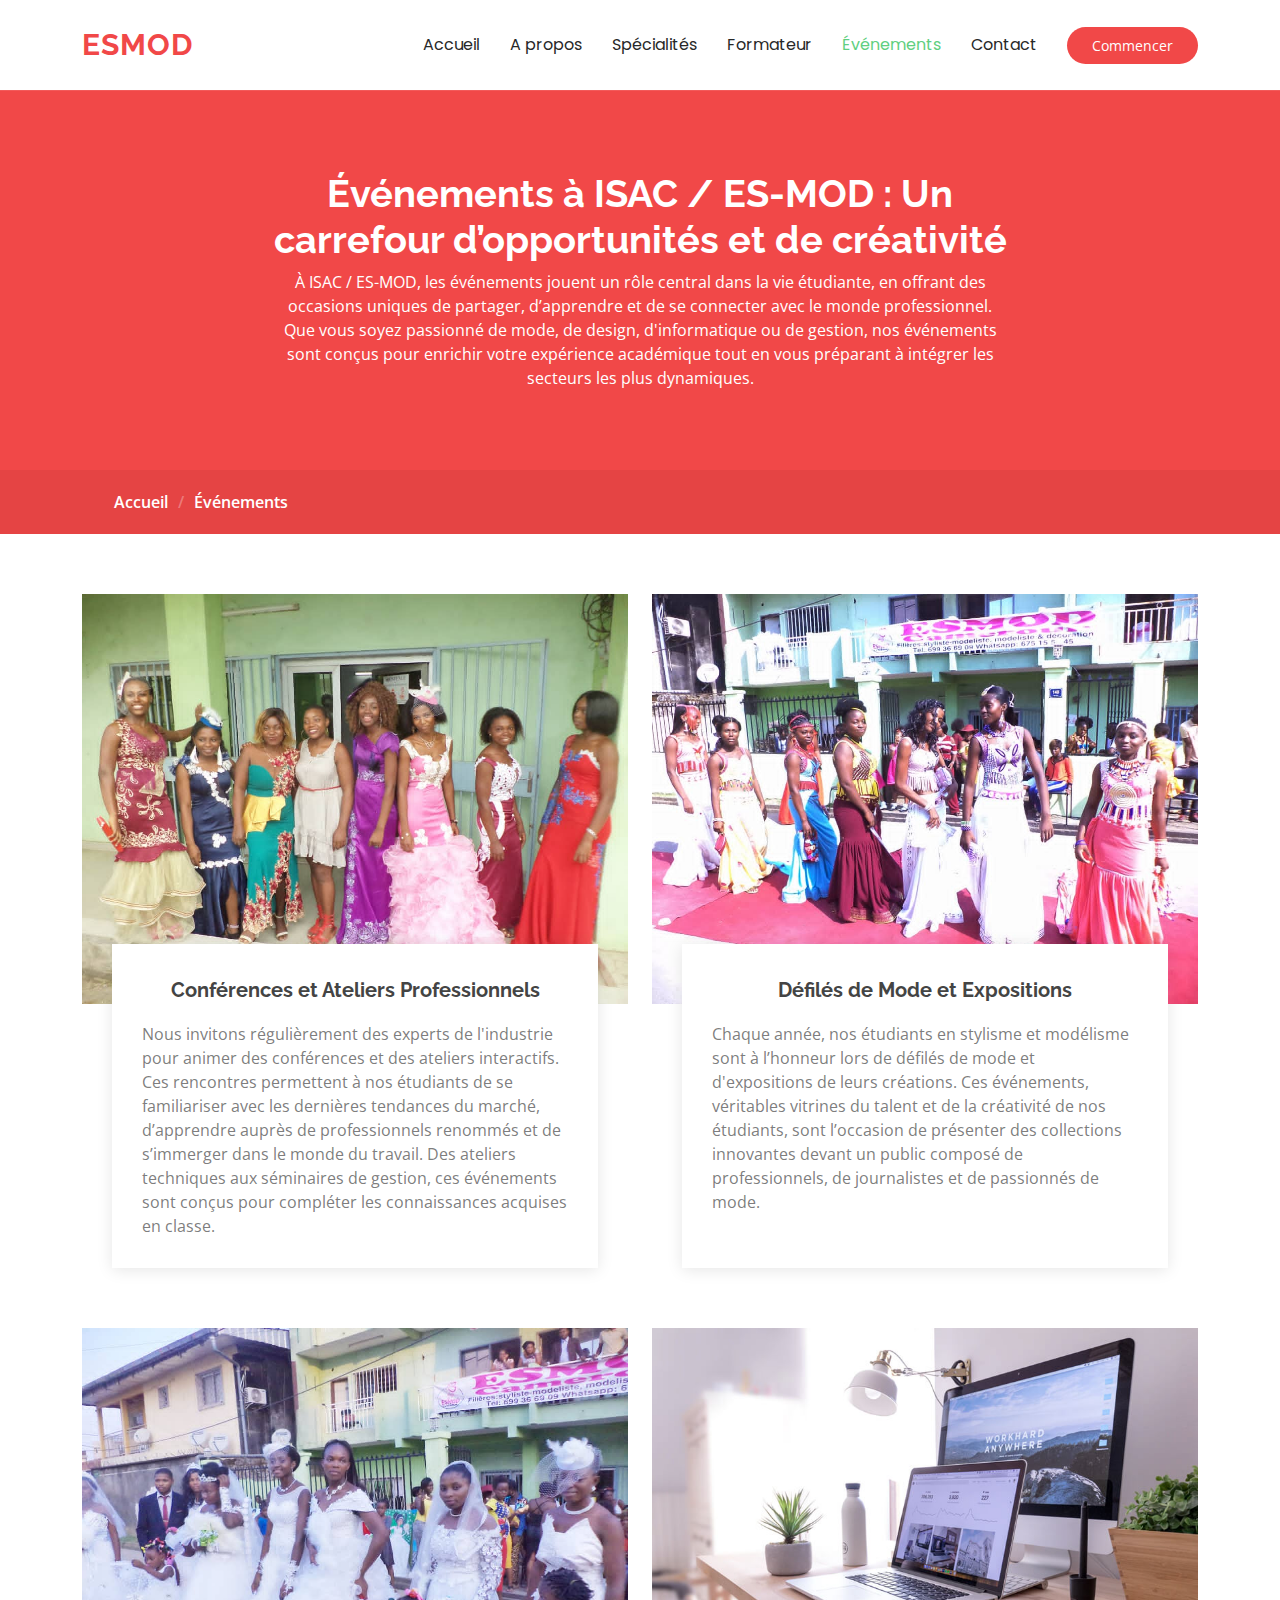
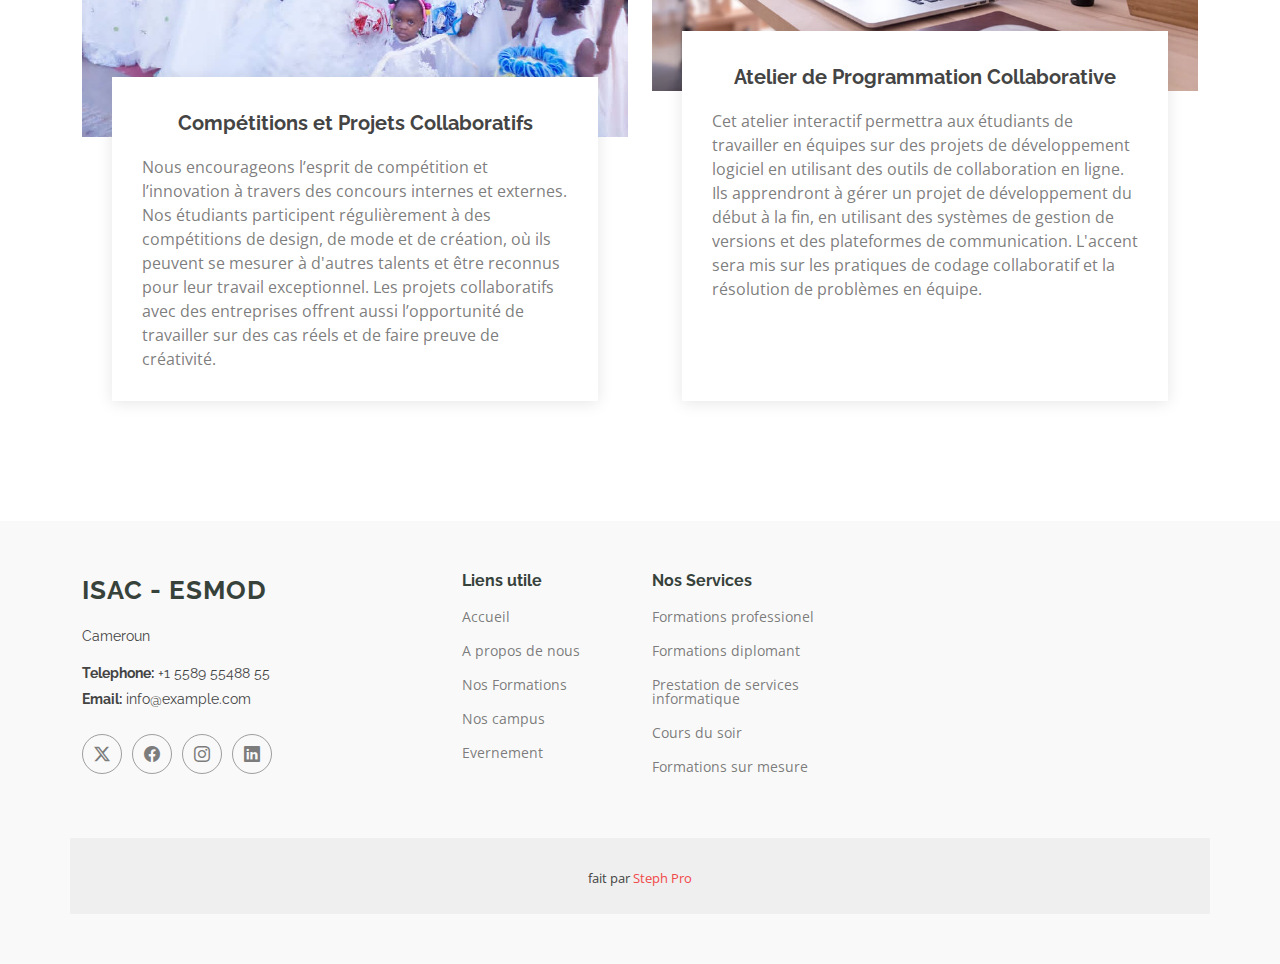
<file: events.html>
<!DOCTYPE html>
<html lang="en">

<head>
  <meta charset="utf-8">
  <meta content="width=device-width, initial-scale=1.0" name="viewport">
  <title>Events - Mentor Bootstrap Template</title>
  <meta name="description" content="">
  <meta name="keywords" content="">

  <!-- Favicons -->
  <link href="assets/img/favicon.jpg" rel="icon">

  <!-- Fonts -->
  <link href="https://fonts.googleapis.com" rel="preconnect">
  <link href="https://fonts.gstatic.com" rel="preconnect" crossorigin>
  <link href="https://fonts.googleapis.com/css2?family=Open+Sans:ital,wght@0,300;0,400;0,500;0,600;0,700;0,800;1,300;1,400;1,500;1,600;1,700;1,800&family=Poppins:ital,wght@0,100;0,200;0,300;0,400;0,500;0,600;0,700;0,800;0,900;1,100;1,200;1,300;1,400;1,500;1,600;1,700;1,800;1,900&family=Raleway:ital,wght@0,100;0,200;0,300;0,400;0,500;0,600;0,700;0,800;0,900;1,100;1,200;1,300;1,400;1,500;1,600;1,700;1,800;1,900&display=swap" rel="stylesheet">

  <!-- Vendor CSS Files -->
  <link href="assets/vendor/bootstrap/css/bootstrap.min.css" rel="stylesheet">
  <link href="assets/vendor/bootstrap-icons/bootstrap-icons.css" rel="stylesheet">
  <link href="assets/vendor/aos/aos.css" rel="stylesheet">
  <link href="assets/vendor/glightbox/css/glightbox.min.css" rel="stylesheet">
  <link href="assets/vendor/swiper/swiper-bundle.min.css" rel="stylesheet">

  <!-- Main CSS File -->
  <link href="assets/css/main.css" rel="stylesheet">

</head>

<body class="events-page">

  <header id="header" class="header d-flex align-items-center sticky-top">
    <div class="container-fluid container-xl position-relative d-flex align-items-center">

      <a href="index.html" class="logo d-flex align-items-center me-auto">
        <!-- Uncomment the line below if you also wish to use an image logo -->
        <!-- <img src="assets/img/logo.png" alt=""> -->
        <h1 class="sitename">ESMOD</h1>
      </a>

      <nav id="navmenu" class="navmenu">
        <ul>
          <li><a href="index.html" >Accueil<br></a></li>
          <li><a href="about.html">A propos</a></li>
          <li><a href="courses.html">Spécialités</a></li>
          <li><a href="trainers.html">Formateur</a></li>
          <li><a href="events.html" class="active">Événements</a></li>
          
          <li><a href="contact.html">Contact</a></li>
        </ul>
        <i class="mobile-nav-toggle d-xl-none bi bi-list"></i>
      </nav>

      <a class="btn-getstarted" href="courses.html">Commencer</a>

    </div>
  </header>
  <main class="main">

    <!-- Page Title -->
    <div class="page-title" data-aos="fade">
      <div class="heading">
        <div class="container">
          <div class="row d-flex justify-content-center text-center">
            <div class="col-lg-8">
              <h1>Événements à ISAC / ES-MOD : Un carrefour d’opportunités et de créativité</h1>
              <p class="mb-0">
                
                À ISAC / ES-MOD, les événements jouent un rôle central dans la vie étudiante, en offrant des occasions uniques de partager, d’apprendre et de se connecter avec le monde professionnel. Que vous soyez passionné de mode, de design, d'informatique ou de gestion, nos événements sont conçus pour enrichir votre expérience académique tout en vous préparant à intégrer les secteurs les plus dynamiques.
              </p>
            </div>
          </div>
        </div>
      </div>
      <nav class="breadcrumbs">
        <div class="container">
          <ol>
            <li><a href="index.html">Accueil</a></li>
            <li class="current">Événements</li>
          </ol>
        </div>
      </nav>
    </div><!-- End Page Title -->

    <!-- Events Section -->
    <section id="events" class="events section">

      <div class="container" data-aos="fade-up">

        <div class="row">
          <div class="col-md-6 d-flex align-items-stretch">
            <div class="card">
              <div class="card-img">
                <img src="assets/img/events-item-3.jpg" alt="...">
              </div>
              <div class="card-body">
                <h5 class="card-title"><a href="">  Conférences et Ateliers Professionnels </a></h5>
                <!-- <p class="fst-italic text-center">Sunday, September 26th at 7:00 pm</p> -->
                <p class="card-text">
                 
                  Nous invitons régulièrement des experts de l'industrie pour animer des conférences et des ateliers interactifs. Ces rencontres permettent à nos étudiants de se familiariser avec les dernières tendances du marché, d’apprendre auprès de professionnels renommés et de s’immerger dans le monde du travail. Des ateliers techniques aux séminaires de gestion, ces événements sont conçus pour compléter les connaissances acquises en classe.
                </p>
              </div>
            </div>
          </div>
          
          <div class="col-md-6 d-flex align-items-stretch">
            <div class="card">
              <div class="card-img">
                <img src="assets/img/events-item-2.jpg" alt="...">
              </div>
              <div class="card-body">
                <h5 class="card-title"><a href="">Défilés de Mode et Expositions</a></h5>
                <!-- <p class="fst-italic text-center">Sunday, September 26th at 7:00 pm</p> -->
                <p class="card-text">
                  
                  Chaque année, nos étudiants en stylisme et modélisme sont à l’honneur lors de défilés de mode et d'expositions de leurs créations. Ces événements, véritables vitrines du talent et de la créativité de nos étudiants, sont l’occasion de présenter des collections innovantes devant un public composé de professionnels, de journalistes et de passionnés de mode.
                </p>
              </div>
            </div>

          </div>
        </div>
        <div class="row">
          <div class="col-md-6 d-flex align-items-stretch">
            <div class="card">
              <div class="card-img">
                <img src="assets/img/events-item-1.jpg" alt="...">
              </div>
              <div class="card-body">
                <h5 class="card-title"><a href="">Compétitions et Projets Collaboratifs</a></h5>
                <!-- <p class="fst-italic text-center">Sunday, September 26th at 7:00 pm</p> -->
                <p class="card-text">
                  
                  Nous encourageons l’esprit de compétition et l’innovation à travers des concours internes et externes. Nos étudiants participent régulièrement à des compétitions de design, de mode et de création, où ils peuvent se mesurer à d'autres talents et être reconnus pour leur travail exceptionnel. Les projets collaboratifs avec des entreprises offrent aussi l’opportunité de travailler sur des cas réels et de faire preuve de créativité.
                </p>
              </div>
            </div>
          </div>
          
          <div class="col-md-6 d-flex align-items-stretch">
            <div class="card">
              <div class="card-img">
                <img src="assets/img/events-item-4.jpg" alt="...">
              </div>
              <div class="card-body">
                <h5 class="card-title"><a href="">Atelier de Programmation Collaborative</a></h5>
                <!-- <p class="fst-italic text-center">Sunday, November 15th at 7:00 pm</p> -->
                <p class="card-text">
                  Cet atelier interactif permettra aux étudiants de travailler en équipes sur des projets de développement logiciel en utilisant des outils de collaboration en ligne. Ils apprendront à gérer un projet de développement du début à la fin, en utilisant des systèmes de gestion de versions et des plateformes de communication. L'accent sera mis sur les pratiques de codage collaboratif et la résolution de problèmes en équipe.
                </p>
              </div>
            </div>

          </div>
        </div>

      </div>

    </section><!-- /Events Section -->

  </main>
  <footer id="footer" class="footer position-relative light-background">

    <div class="container footer-top">
      <div class="row gy-4">
        <div class="col-lg-4 col-md-6 footer-about">
          <a href="index.html" class="logo d-flex align-items-center">
            <span class="sitename">ISAC - ESMOD</span>
          </a>
          <div class="footer-contact pt-3">
            <p>Cameroun</p>
            <p class="mt-3"><strong>Telephone:</strong> <span>+1 5589 55488 55</span></p>
            <p><strong>Email:</strong> <span>info@example.com</span></p>
          </div>
          <div class="social-links d-flex mt-4">
            <a href=""><i class="bi bi-twitter-x"></i></a>
            <a href=""><i class="bi bi-facebook"></i></a>
            <a href=""><i class="bi bi-instagram"></i></a>
            <a href=""><i class="bi bi-linkedin"></i></a>
          </div>
        </div>

        <div class="col-lg-2 col-md-3 footer-links">
          <h4> Liens utile</h4>
          <ul>
            <li><a href="#">Accueil</a></li>
            <li><a href="#">A propos de nous</a></li>
            <li><a href="#">Nos Formations</a></li>
            <li><a href="#">Nos campus</a></li>
            <li><a href="#">Evernement</a></li>
          </ul>
        </div>

        <div class="col-lg-2 col-md-3 footer-links">
          <h4>Nos Services</h4>
          <ul>
            <li><a href="#">Formations professionel</a></li>
            <li><a href="#">Formations diplomant</a></li>
            <li><a href="#">Prestation de services informatique</a></li>
            <li><a href="#">Cours du soir</a></li>
            <li><a href="#">Formations sur mesure</a></li>
          </ul>
        </div>

        <!-- <div class="col-lg-4 col-md-12 footer-newsletter">
          <h4>Our Newsletter</h4>
          <p>Subscribe to our newsletter and receive the latest news about our products and services!</p>
          <form action="forms/newsletter.php" method="post" class="php-email-form">
            <div class="newsletter-form"><input type="email" name="email"><input type="submit" value="Subscribe"></div>
            <div class="loading">Loading</div>
            <div class="error-message"></div>
            <div class="sent-message">Your subscription request has been sent. Thank you!</div>
          </form>
        </div> -->

      </div>
    </div>

    <div class="container copyright text-center mt-4">
      <!-- <p>© <span>Copyright</span> <strong class="px-1 sitename">Mentor</strong> <span>All Rights Reserved</span></p> -->
      <div class="credits">
        fait par <a href="https://stephdevfolio.onrender.com/">Steph Pro</a>
      </div>
    </div>

  </footer>

  <!-- Scroll Top -->
  <a href="#" id="scroll-top" class="scroll-top d-flex align-items-center justify-content-center"><i class="bi bi-arrow-up-short"></i></a>

  <!-- Preloader -->
  <div id="preloader"></div>

  <!-- Vendor JS Files -->
  <script src="assets/vendor/bootstrap/js/bootstrap.bundle.min.js"></script>
  <script src="assets/vendor/php-email-form/validate.js"></script>
  <script src="assets/vendor/aos/aos.js"></script>
  <script src="assets/vendor/glightbox/js/glightbox.min.js"></script>
  <script src="assets/vendor/purecounter/purecounter_vanilla.js"></script>
  <script src="assets/vendor/swiper/swiper-bundle.min.js"></script>

  <!-- Main JS File -->
  <script src="assets/js/main.js"></script>

</body>

</html>
</file>
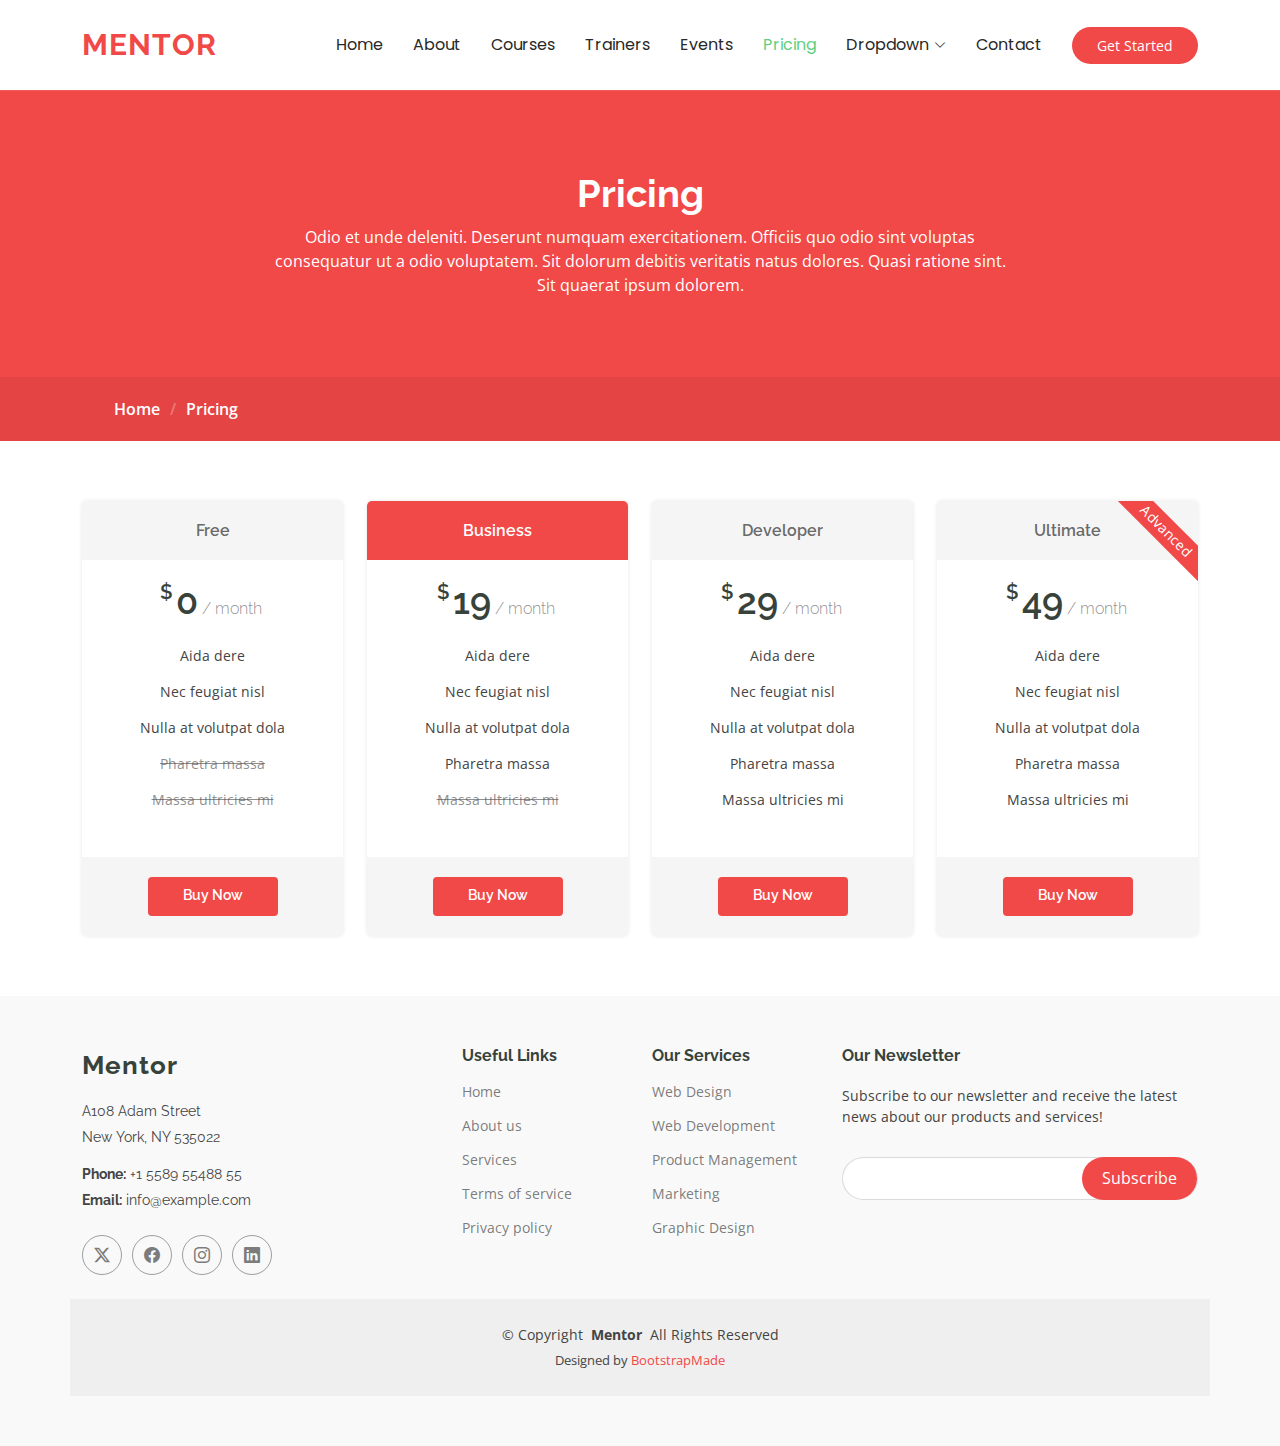
<file: pricing.html>
<!DOCTYPE html>
<html lang="en">

<head>
  <meta charset="utf-8">
  <meta content="width=device-width, initial-scale=1.0" name="viewport">
  <title>Pricing - Mentor Bootstrap Template</title>
  <meta name="description" content="">
  <meta name="keywords" content="">

  <!-- Favicons -->
  <link href="assets/img/favicon.png" rel="icon">
  <link href="assets/img/apple-touch-icon.png" rel="apple-touch-icon">

  <!-- Fonts -->
  <link href="https://fonts.googleapis.com" rel="preconnect">
  <link href="https://fonts.gstatic.com" rel="preconnect" crossorigin>
  <link href="https://fonts.googleapis.com/css2?family=Open+Sans:ital,wght@0,300;0,400;0,500;0,600;0,700;0,800;1,300;1,400;1,500;1,600;1,700;1,800&family=Poppins:ital,wght@0,100;0,200;0,300;0,400;0,500;0,600;0,700;0,800;0,900;1,100;1,200;1,300;1,400;1,500;1,600;1,700;1,800;1,900&family=Raleway:ital,wght@0,100;0,200;0,300;0,400;0,500;0,600;0,700;0,800;0,900;1,100;1,200;1,300;1,400;1,500;1,600;1,700;1,800;1,900&display=swap" rel="stylesheet">

  <!-- Vendor CSS Files -->
  <link href="assets/vendor/bootstrap/css/bootstrap.min.css" rel="stylesheet">
  <link href="assets/vendor/bootstrap-icons/bootstrap-icons.css" rel="stylesheet">
  <link href="assets/vendor/aos/aos.css" rel="stylesheet">
  <link href="assets/vendor/glightbox/css/glightbox.min.css" rel="stylesheet">
  <link href="assets/vendor/swiper/swiper-bundle.min.css" rel="stylesheet">

  <!-- Main CSS File -->
  <link href="assets/css/main.css" rel="stylesheet">

  <!-- =======================================================
  * Template Name: Mentor
  * Template URL: https://bootstrapmade.com/mentor-free-education-bootstrap-theme/
  * Updated: Aug 07 2024 with Bootstrap v5.3.3
  * Author: BootstrapMade.com
  * License: https://bootstrapmade.com/license/
  ======================================================== -->
</head>

<body class="pricing-page">

  <header id="header" class="header d-flex align-items-center sticky-top">
    <div class="container-fluid container-xl position-relative d-flex align-items-center">

      <a href="index.html" class="logo d-flex align-items-center me-auto">
        <!-- Uncomment the line below if you also wish to use an image logo -->
        <!-- <img src="assets/img/logo.png" alt=""> -->
        <h1 class="sitename">Mentor</h1>
      </a>

      <nav id="navmenu" class="navmenu">
        <ul>
          <li><a href="index.html">Home<br></a></li>
          <li><a href="about.html">About</a></li>
          <li><a href="courses.html">Courses</a></li>
          <li><a href="trainers.html">Trainers</a></li>
          <li><a href="events.html">Events</a></li>
          <li><a href="pricing.html" class="active">Pricing</a></li>
          <li class="dropdown"><a href="#"><span>Dropdown</span> <i class="bi bi-chevron-down toggle-dropdown"></i></a>
            <ul>
              <li><a href="#">Dropdown 1</a></li>
              <li class="dropdown"><a href="#"><span>Deep Dropdown</span> <i class="bi bi-chevron-down toggle-dropdown"></i></a>
                <ul>
                  <li><a href="#">Deep Dropdown 1</a></li>
                  <li><a href="#">Deep Dropdown 2</a></li>
                  <li><a href="#">Deep Dropdown 3</a></li>
                  <li><a href="#">Deep Dropdown 4</a></li>
                  <li><a href="#">Deep Dropdown 5</a></li>
                </ul>
              </li>
              <li><a href="#">Dropdown 2</a></li>
              <li><a href="#">Dropdown 3</a></li>
              <li><a href="#">Dropdown 4</a></li>
            </ul>
          </li>
          <li><a href="contact.html">Contact</a></li>
        </ul>
        <i class="mobile-nav-toggle d-xl-none bi bi-list"></i>
      </nav>

      <a class="btn-getstarted" href="courses.html">Get Started</a>

    </div>
  </header>

  <main class="main">

    <!-- Page Title -->
    <div class="page-title" data-aos="fade">
      <div class="heading">
        <div class="container">
          <div class="row d-flex justify-content-center text-center">
            <div class="col-lg-8">
              <h1>Pricing</h1>
              <p class="mb-0">Odio et unde deleniti. Deserunt numquam exercitationem. Officiis quo odio sint voluptas consequatur ut a odio voluptatem. Sit dolorum debitis veritatis natus dolores. Quasi ratione sint. Sit quaerat ipsum dolorem.</p>
            </div>
          </div>
        </div>
      </div>
      <nav class="breadcrumbs">
        <div class="container">
          <ol>
            <li><a href="index.html">Home</a></li>
            <li class="current">Pricing</li>
          </ol>
        </div>
      </nav>
    </div><!-- End Page Title -->

    <!-- Pricing Section -->
    <section id="pricing" class="pricing section">

      <div class="container">

        <div class="row gy-3">

          <div class="col-xl-3 col-lg-6" data-aos="fade-up" data-aos-delay="100">
            <div class="pricing-item">
              <h3>Free</h3>
              <h4><sup>$</sup>0<span> / month</span></h4>
              <ul>
                <li>Aida dere</li>
                <li>Nec feugiat nisl</li>
                <li>Nulla at volutpat dola</li>
                <li class="na">Pharetra massa</li>
                <li class="na">Massa ultricies mi</li>
              </ul>
              <div class="btn-wrap">
                <a href="#" class="btn-buy">Buy Now</a>
              </div>
            </div>
          </div><!-- End Pricing Item -->

          <div class="col-xl-3 col-lg-6" data-aos="fade-up" data-aos-delay="200">
            <div class="pricing-item featured">
              <h3>Business</h3>
              <h4><sup>$</sup>19<span> / month</span></h4>
              <ul>
                <li>Aida dere</li>
                <li>Nec feugiat nisl</li>
                <li>Nulla at volutpat dola</li>
                <li>Pharetra massa</li>
                <li class="na">Massa ultricies mi</li>
              </ul>
              <div class="btn-wrap">
                <a href="#" class="btn-buy">Buy Now</a>
              </div>
            </div>
          </div><!-- End Pricing Item -->

          <div class="col-xl-3 col-lg-6" data-aos="fade-up" data-aos-delay="400">
            <div class="pricing-item">
              <h3>Developer</h3>
              <h4><sup>$</sup>29<span> / month</span></h4>
              <ul>
                <li>Aida dere</li>
                <li>Nec feugiat nisl</li>
                <li>Nulla at volutpat dola</li>
                <li>Pharetra massa</li>
                <li>Massa ultricies mi</li>
              </ul>
              <div class="btn-wrap">
                <a href="#" class="btn-buy">Buy Now</a>
              </div>
            </div>
          </div><!-- End Pricing Item -->

          <div class="col-xl-3 col-lg-6" data-aos="fade-up" data-aos-delay="400">
            <div class="pricing-item">
              <span class="advanced">Advanced</span>
              <h3>Ultimate</h3>
              <h4><sup>$</sup>49<span> / month</span></h4>
              <ul>
                <li>Aida dere</li>
                <li>Nec feugiat nisl</li>
                <li>Nulla at volutpat dola</li>
                <li>Pharetra massa</li>
                <li>Massa ultricies mi</li>
              </ul>
              <div class="btn-wrap">
                <a href="#" class="btn-buy">Buy Now</a>
              </div>
            </div>
          </div><!-- End Pricing Item -->

        </div>

      </div>

    </section><!-- /Pricing Section -->

  </main>

  <footer id="footer" class="footer position-relative light-background">

    <div class="container footer-top">
      <div class="row gy-4">
        <div class="col-lg-4 col-md-6 footer-about">
          <a href="index.html" class="logo d-flex align-items-center">
            <span class="sitename">Mentor</span>
          </a>
          <div class="footer-contact pt-3">
            <p>A108 Adam Street</p>
            <p>New York, NY 535022</p>
            <p class="mt-3"><strong>Phone:</strong> <span>+1 5589 55488 55</span></p>
            <p><strong>Email:</strong> <span>info@example.com</span></p>
          </div>
          <div class="social-links d-flex mt-4">
            <a href=""><i class="bi bi-twitter-x"></i></a>
            <a href=""><i class="bi bi-facebook"></i></a>
            <a href=""><i class="bi bi-instagram"></i></a>
            <a href=""><i class="bi bi-linkedin"></i></a>
          </div>
        </div>

        <div class="col-lg-2 col-md-3 footer-links">
          <h4>Useful Links</h4>
          <ul>
            <li><a href="#">Home</a></li>
            <li><a href="#">About us</a></li>
            <li><a href="#">Services</a></li>
            <li><a href="#">Terms of service</a></li>
            <li><a href="#">Privacy policy</a></li>
          </ul>
        </div>

        <div class="col-lg-2 col-md-3 footer-links">
          <h4>Our Services</h4>
          <ul>
            <li><a href="#">Web Design</a></li>
            <li><a href="#">Web Development</a></li>
            <li><a href="#">Product Management</a></li>
            <li><a href="#">Marketing</a></li>
            <li><a href="#">Graphic Design</a></li>
          </ul>
        </div>

        <div class="col-lg-4 col-md-12 footer-newsletter">
          <h4>Our Newsletter</h4>
          <p>Subscribe to our newsletter and receive the latest news about our products and services!</p>
          <form action="forms/newsletter.php" method="post" class="php-email-form">
            <div class="newsletter-form"><input type="email" name="email"><input type="submit" value="Subscribe"></div>
            <div class="loading">Loading</div>
            <div class="error-message"></div>
            <div class="sent-message">Your subscription request has been sent. Thank you!</div>
          </form>
        </div>

      </div>
    </div>

    <div class="container copyright text-center mt-4">
      <p>© <span>Copyright</span> <strong class="px-1 sitename">Mentor</strong> <span>All Rights Reserved</span></p>
      <div class="credits">
        <!-- All the links in the footer should remain intact. -->
        <!-- You can delete the links only if you've purchased the pro version. -->
        <!-- Licensing information: https://bootstrapmade.com/license/ -->
        <!-- Purchase the pro version with working PHP/AJAX contact form: [buy-url] -->
        Designed by <a href="https://bootstrapmade.com/">BootstrapMade</a>
      </div>
    </div>

  </footer>

  <!-- Scroll Top -->
  <a href="#" id="scroll-top" class="scroll-top d-flex align-items-center justify-content-center"><i class="bi bi-arrow-up-short"></i></a>

  <!-- Preloader -->
  <div id="preloader"></div>

  <!-- Vendor JS Files -->
  <script src="assets/vendor/bootstrap/js/bootstrap.bundle.min.js"></script>
  <script src="assets/vendor/php-email-form/validate.js"></script>
  <script src="assets/vendor/aos/aos.js"></script>
  <script src="assets/vendor/glightbox/js/glightbox.min.js"></script>
  <script src="assets/vendor/purecounter/purecounter_vanilla.js"></script>
  <script src="assets/vendor/swiper/swiper-bundle.min.js"></script>

  <!-- Main JS File -->
  <script src="assets/js/main.js"></script>

</body>

</html>
</file>
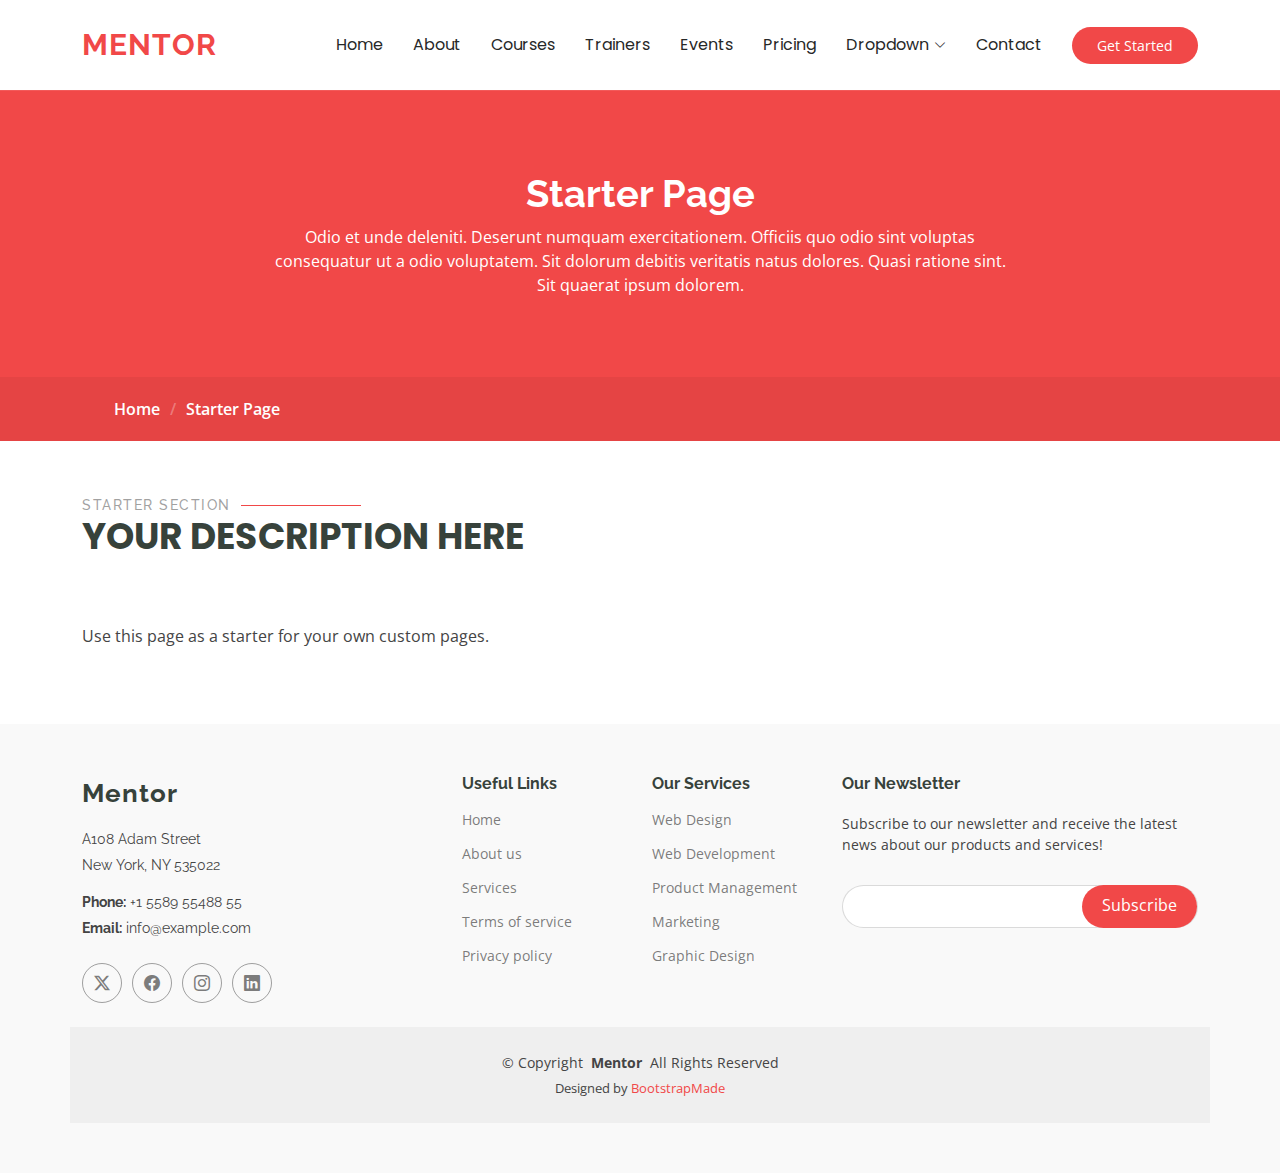
<file: starter-page.html>
<!DOCTYPE html>
<html lang="en">

<head>
  <meta charset="utf-8">
  <meta content="width=device-width, initial-scale=1.0" name="viewport">
  <title>Starter Page - Mentor Bootstrap Template</title>
  <meta name="description" content="">
  <meta name="keywords" content="">

  <!-- Favicons -->
  <link href="assets/img/favicon.png" rel="icon">
  <link href="assets/img/apple-touch-icon.png" rel="apple-touch-icon">

  <!-- Fonts -->
  <link href="https://fonts.googleapis.com" rel="preconnect">
  <link href="https://fonts.gstatic.com" rel="preconnect" crossorigin>
  <link href="https://fonts.googleapis.com/css2?family=Open+Sans:ital,wght@0,300;0,400;0,500;0,600;0,700;0,800;1,300;1,400;1,500;1,600;1,700;1,800&family=Poppins:ital,wght@0,100;0,200;0,300;0,400;0,500;0,600;0,700;0,800;0,900;1,100;1,200;1,300;1,400;1,500;1,600;1,700;1,800;1,900&family=Raleway:ital,wght@0,100;0,200;0,300;0,400;0,500;0,600;0,700;0,800;0,900;1,100;1,200;1,300;1,400;1,500;1,600;1,700;1,800;1,900&display=swap" rel="stylesheet">

  <!-- Vendor CSS Files -->
  <link href="assets/vendor/bootstrap/css/bootstrap.min.css" rel="stylesheet">
  <link href="assets/vendor/bootstrap-icons/bootstrap-icons.css" rel="stylesheet">
  <link href="assets/vendor/aos/aos.css" rel="stylesheet">
  <link href="assets/vendor/glightbox/css/glightbox.min.css" rel="stylesheet">
  <link href="assets/vendor/swiper/swiper-bundle.min.css" rel="stylesheet">

  <!-- Main CSS File -->
  <link href="assets/css/main.css" rel="stylesheet">

  <!-- =======================================================
  * Template Name: Mentor
  * Template URL: https://bootstrapmade.com/mentor-free-education-bootstrap-theme/
  * Updated: Aug 07 2024 with Bootstrap v5.3.3
  * Author: BootstrapMade.com
  * License: https://bootstrapmade.com/license/
  ======================================================== -->
</head>

<body class="starter-page-page">

  <header id="header" class="header d-flex align-items-center sticky-top">
    <div class="container-fluid container-xl position-relative d-flex align-items-center">

      <a href="index.html" class="logo d-flex align-items-center me-auto">
        <!-- Uncomment the line below if you also wish to use an image logo -->
        <!-- <img src="assets/img/logo.png" alt=""> -->
        <h1 class="sitename">Mentor</h1>
      </a>

      <nav id="navmenu" class="navmenu">
        <ul>
          <li><a href="index.html">Home<br></a></li>
          <li><a href="about.html">About</a></li>
          <li><a href="courses.html">Courses</a></li>
          <li><a href="trainers.html">Trainers</a></li>
          <li><a href="events.html">Events</a></li>
          <li><a href="pricing.html">Pricing</a></li>
          <li class="dropdown"><a href="#"><span>Dropdown</span> <i class="bi bi-chevron-down toggle-dropdown"></i></a>
            <ul>
              <li><a href="#">Dropdown 1</a></li>
              <li class="dropdown"><a href="#"><span>Deep Dropdown</span> <i class="bi bi-chevron-down toggle-dropdown"></i></a>
                <ul>
                  <li><a href="#">Deep Dropdown 1</a></li>
                  <li><a href="#">Deep Dropdown 2</a></li>
                  <li><a href="#">Deep Dropdown 3</a></li>
                  <li><a href="#">Deep Dropdown 4</a></li>
                  <li><a href="#">Deep Dropdown 5</a></li>
                </ul>
              </li>
              <li><a href="#">Dropdown 2</a></li>
              <li><a href="#">Dropdown 3</a></li>
              <li><a href="#">Dropdown 4</a></li>
            </ul>
          </li>
          <li><a href="contact.html">Contact</a></li>
        </ul>
        <i class="mobile-nav-toggle d-xl-none bi bi-list"></i>
      </nav>

      <a class="btn-getstarted" href="courses.html">Get Started</a>

    </div>
  </header>

  <main class="main">

    <!-- Page Title -->
    <div class="page-title" data-aos="fade">
      <div class="heading">
        <div class="container">
          <div class="row d-flex justify-content-center text-center">
            <div class="col-lg-8">
              <h1>Starter Page</h1>
              <p class="mb-0">Odio et unde deleniti. Deserunt numquam exercitationem. Officiis quo odio sint voluptas consequatur ut a odio voluptatem. Sit dolorum debitis veritatis natus dolores. Quasi ratione sint. Sit quaerat ipsum dolorem.</p>
            </div>
          </div>
        </div>
      </div>
      <nav class="breadcrumbs">
        <div class="container">
          <ol>
            <li><a href="index.html">Home</a></li>
            <li class="current">Starter Page</li>
          </ol>
        </div>
      </nav>
    </div><!-- End Page Title -->

    <!-- Starter Section Section -->
    <section id="starter-section" class="starter-section section">

      <!-- Section Title -->
      <div class="container section-title" data-aos="fade-up">
        <h2>Starter Section</h2>
        <p>Your Description Here<br></p>
      </div><!-- End Section Title -->

      <div class="container" data-aos="fade-up">
        <p>Use this page as a starter for your own custom pages.</p>
      </div>

    </section><!-- /Starter Section Section -->

  </main>

  <footer id="footer" class="footer position-relative light-background">

    <div class="container footer-top">
      <div class="row gy-4">
        <div class="col-lg-4 col-md-6 footer-about">
          <a href="index.html" class="logo d-flex align-items-center">
            <span class="sitename">Mentor</span>
          </a>
          <div class="footer-contact pt-3">
            <p>A108 Adam Street</p>
            <p>New York, NY 535022</p>
            <p class="mt-3"><strong>Phone:</strong> <span>+1 5589 55488 55</span></p>
            <p><strong>Email:</strong> <span>info@example.com</span></p>
          </div>
          <div class="social-links d-flex mt-4">
            <a href=""><i class="bi bi-twitter-x"></i></a>
            <a href=""><i class="bi bi-facebook"></i></a>
            <a href=""><i class="bi bi-instagram"></i></a>
            <a href=""><i class="bi bi-linkedin"></i></a>
          </div>
        </div>

        <div class="col-lg-2 col-md-3 footer-links">
          <h4>Useful Links</h4>
          <ul>
            <li><a href="#">Home</a></li>
            <li><a href="#">About us</a></li>
            <li><a href="#">Services</a></li>
            <li><a href="#">Terms of service</a></li>
            <li><a href="#">Privacy policy</a></li>
          </ul>
        </div>

        <div class="col-lg-2 col-md-3 footer-links">
          <h4>Our Services</h4>
          <ul>
            <li><a href="#">Web Design</a></li>
            <li><a href="#">Web Development</a></li>
            <li><a href="#">Product Management</a></li>
            <li><a href="#">Marketing</a></li>
            <li><a href="#">Graphic Design</a></li>
          </ul>
        </div>

        <div class="col-lg-4 col-md-12 footer-newsletter">
          <h4>Our Newsletter</h4>
          <p>Subscribe to our newsletter and receive the latest news about our products and services!</p>
          <form action="forms/newsletter.php" method="post" class="php-email-form">
            <div class="newsletter-form"><input type="email" name="email"><input type="submit" value="Subscribe"></div>
            <div class="loading">Loading</div>
            <div class="error-message"></div>
            <div class="sent-message">Your subscription request has been sent. Thank you!</div>
          </form>
        </div>

      </div>
    </div>

    <div class="container copyright text-center mt-4">
      <p>© <span>Copyright</span> <strong class="px-1 sitename">Mentor</strong> <span>All Rights Reserved</span></p>
      <div class="credits">
        <!-- All the links in the footer should remain intact. -->
        <!-- You can delete the links only if you've purchased the pro version. -->
        <!-- Licensing information: https://bootstrapmade.com/license/ -->
        <!-- Purchase the pro version with working PHP/AJAX contact form: [buy-url] -->
        Designed by <a href="https://bootstrapmade.com/">BootstrapMade</a>
      </div>
    </div>

  </footer>

  <!-- Scroll Top -->
  <a href="#" id="scroll-top" class="scroll-top d-flex align-items-center justify-content-center"><i class="bi bi-arrow-up-short"></i></a>

  <!-- Preloader -->
  <div id="preloader"></div>

  <!-- Vendor JS Files -->
  <script src="assets/vendor/bootstrap/js/bootstrap.bundle.min.js"></script>
  <script src="assets/vendor/php-email-form/validate.js"></script>
  <script src="assets/vendor/aos/aos.js"></script>
  <script src="assets/vendor/glightbox/js/glightbox.min.js"></script>
  <script src="assets/vendor/purecounter/purecounter_vanilla.js"></script>
  <script src="assets/vendor/swiper/swiper-bundle.min.js"></script>

  <!-- Main JS File -->
  <script src="assets/js/main.js"></script>

</body>

</html>
</file>
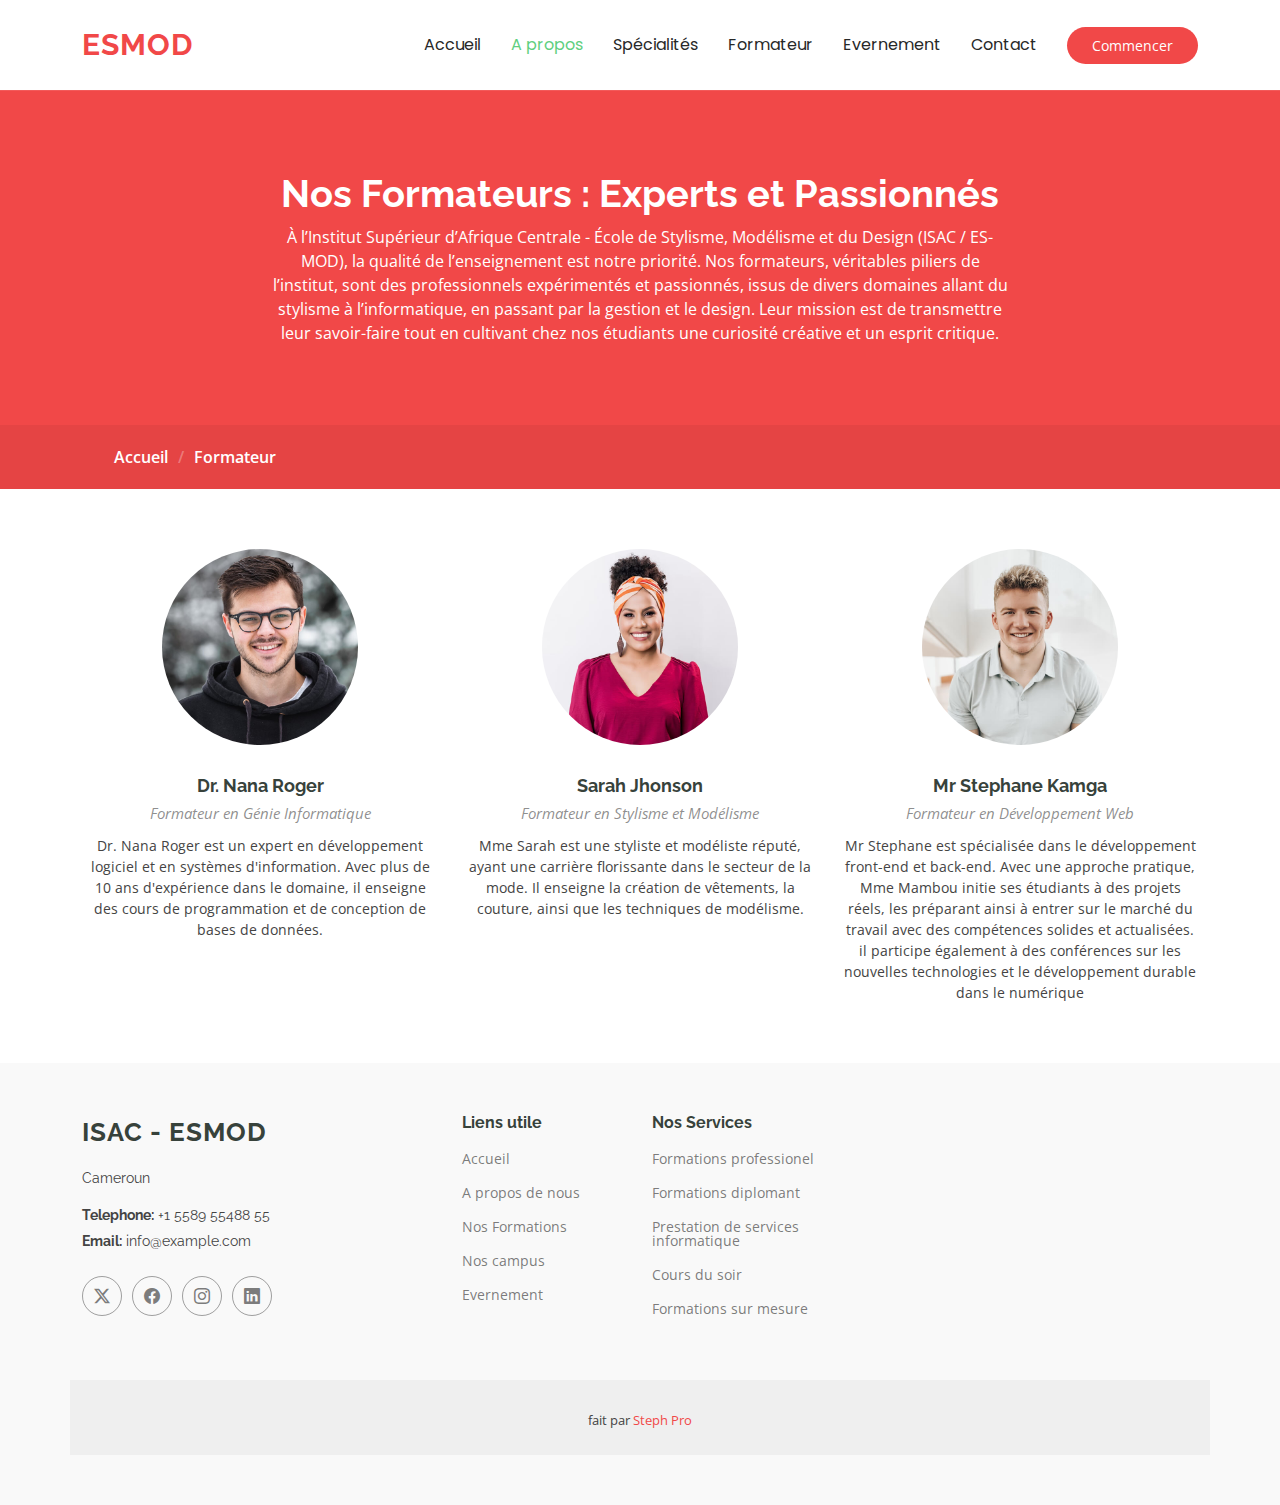
<file: trainers.html>
<!DOCTYPE html>
<html lang="en">

<head>
  <meta charset="utf-8">
  <meta content="width=device-width, initial-scale=1.0" name="viewport">
  <title>Trainers - Mentor Bootstrap Template</title>
  <meta name="description" content="">
  <meta name="keywords" content="">

  <!-- Favicons -->
  <link href="assets/img/favicon.jpg" rel="icon">
  <link href="assets/img/apple-touch-icon.png" rel="apple-touch-icon">

  <!-- Fonts -->
  <link href="https://fonts.googleapis.com" rel="preconnect">
  <link href="https://fonts.gstatic.com" rel="preconnect" crossorigin>
  <link href="https://fonts.googleapis.com/css2?family=Open+Sans:ital,wght@0,300;0,400;0,500;0,600;0,700;0,800;1,300;1,400;1,500;1,600;1,700;1,800&family=Poppins:ital,wght@0,100;0,200;0,300;0,400;0,500;0,600;0,700;0,800;0,900;1,100;1,200;1,300;1,400;1,500;1,600;1,700;1,800;1,900&family=Raleway:ital,wght@0,100;0,200;0,300;0,400;0,500;0,600;0,700;0,800;0,900;1,100;1,200;1,300;1,400;1,500;1,600;1,700;1,800;1,900&display=swap" rel="stylesheet">

  <!-- Vendor CSS Files -->
  <link href="assets/vendor/bootstrap/css/bootstrap.min.css" rel="stylesheet">
  <link href="assets/vendor/bootstrap-icons/bootstrap-icons.css" rel="stylesheet">
  <link href="assets/vendor/aos/aos.css" rel="stylesheet">
  <link href="assets/vendor/glightbox/css/glightbox.min.css" rel="stylesheet">
  <link href="assets/vendor/swiper/swiper-bundle.min.css" rel="stylesheet">

  <!-- Main CSS File -->
  <link href="assets/css/main.css" rel="stylesheet">

</head>

<body class="trainers-page">

  <header id="header" class="header d-flex align-items-center sticky-top">
    <div class="container-fluid container-xl position-relative d-flex align-items-center">

      <a href="index.html" class="logo d-flex align-items-center me-auto">
        <!-- Uncomment the line below if you also wish to use an image logo -->
        <!-- <img src="assets/img/logo.png" alt=""> -->
        <h1 class="sitename">ESMOD</h1>
      </a>

      <nav id="navmenu" class="navmenu">
        <ul>
          <li><a href="index.html" >Accueil<br></a></li>
          <li><a href="about.html" class="active">A propos</a></li>
          <li><a href="courses.html">Spécialités</a></li>
          <li><a href="trainers.html">Formateur</a></li>
          <li><a href="events.html">Evernement</a></li>
          
          <li><a href="contact.html">Contact</a></li>
        </ul>
        <i class="mobile-nav-toggle d-xl-none bi bi-list"></i>
      </nav>

      <a class="btn-getstarted" href="courses.html">Commencer</a>

    </div>
  </header>

  <main class="main">

    <!-- Page Title -->
    <div class="page-title" data-aos="fade">
      <div class="heading">
        <div class="container">
          <div class="row d-flex justify-content-center text-center">
            <div class="col-lg-8">
              <h1>Nos Formateurs : Experts et Passionnés</h1>
              <p class="mb-0">
                
À l’Institut Supérieur d’Afrique Centrale - École de Stylisme, Modélisme et du Design (ISAC / ES-MOD), la qualité de l’enseignement est notre priorité. Nos formateurs, véritables piliers de l’institut, sont des professionnels expérimentés et passionnés, issus de divers domaines allant du stylisme à l’informatique, en passant par la gestion et le design. Leur mission est de transmettre leur savoir-faire tout en cultivant chez nos étudiants une curiosité créative et un esprit critique.
              </p>
            </div>
          </div>
        </div>
      </div>
      <nav class="breadcrumbs">
        <div class="container">
          <ol>
            <li><a href="index.html">Accueil</a></li>
            <li class="current">Formateur</li>
          </ol>
        </div>
      </nav>
    </div><!-- End Page Title -->

    <!-- Trainers Section -->
    <section id="trainers" class="section trainers">

      <div class="container">

        <div class="row gy-5">

          <div class="col-lg-4 col-md-6 member" data-aos="fade-up" data-aos-delay="100">
            <div class="member-img">
              <img src="assets/img/team/team-1.jpg" class="img-fluid" alt="">
              <div class="social">
                <a href="#"><i class="bi bi-twitter-x"></i></a>
                <a href="#"><i class="bi bi-facebook"></i></a>
                <a href="#"><i class="bi bi-instagram"></i></a>
                <a href="#"><i class="bi bi-linkedin"></i></a>
              </div>
            </div>
            <div class="member-info text-center">
              <h4>Dr. Nana Roger</h4>
              <span>Formateur en Génie Informatique</span>
              <p>     
                Dr. Nana Roger est un expert en développement logiciel et en systèmes d'information. Avec plus de 10 ans d'expérience dans le domaine, il enseigne des cours de programmation et de conception de bases de données. 
              </p>
            </div>
          </div><!-- End Team Member -->

          <div class="col-lg-4 col-md-6 member" data-aos="fade-up" data-aos-delay="200">
            <div class="member-img">
              <img src="assets/img/team/team-2.jpg" class="img-fluid" alt="">
              <div class="social">
                <a href="#"><i class="bi bi-twitter-x"></i></a>
                <a href="#"><i class="bi bi-facebook"></i></a>
                <a href="#"><i class="bi bi-instagram"></i></a>
                <a href="#"><i class="bi bi-linkedin"></i></a>
              </div>
            </div>
            <div class="member-info text-center">
              <h4>Sarah Jhonson</h4>
              <span>Formateur en Stylisme et Modélisme</span>
              <p>
                  Mme Sarah est une styliste et modéliste réputé, ayant une carrière florissante dans le secteur de la mode. Il enseigne la création de vêtements, la couture, ainsi que les techniques de modélisme. 
              </p>
            </div>
          </div><!-- End Team Member -->

          <div class="col-lg-4 col-md-6 member" data-aos="fade-up" data-aos-delay="300">
            <div class="member-img">
              <img src="assets/img/team/team-3.jpg" class="img-fluid" alt="">
              <div class="social">
                <a href="#"><i class="bi bi-twitter-x"></i></a>
                <a href="#"><i class="bi bi-facebook"></i></a>
                <a href="#"><i class="bi bi-instagram"></i></a>
                <a href="#"><i class="bi bi-linkedin"></i></a>
              </div>
            </div>
            <div class="member-info text-center">
              <h4>Mr Stephane Kamga</h4>
              <span>Formateur en Développement Web</span>
              <p> 
                Mr Stephane   est spécialisée dans le développement front-end et back-end. Avec une approche pratique, Mme Mambou initie ses étudiants à des projets réels, les préparant ainsi à entrer sur le marché du travail avec des compétences solides et actualisées. il participe également à des conférences sur les nouvelles technologies et le développement durable dans le numérique
              </p>
            </div>
          </div><!-- End Team Member -->

          <!-- <div class="col-lg-4 col-md-6 member" data-aos="fade-up" data-aos-delay="400">
            <div class="member-img">
              <img src="assets/img/team/team-4.jpg" class="img-fluid" alt="">
              <div class="social">
                <a href="#"><i class="bi bi-twitter-x"></i></a>
                <a href="#"><i class="bi bi-facebook"></i></a>
                <a href="#"><i class="bi bi-instagram"></i></a>
                <a href="#"><i class="bi bi-linkedin"></i></a>
              </div>
            </div>
            <div class="member-info text-center">
              <h4>Amanda Jepson</h4>
              <span>Foreign Languages</span>
              <p>Magni voluptatem accusamus assumenda cum nisi aut qui dolorem voluptate sed et veniam quasi quam consectetur</p>
            </div>
          </div>End Team Member -->

          <!-- <div class="col-lg-4 col-md-6 member" data-aos="fade-up" data-aos-delay="500">
            <div class="member-img">
              <img src="assets/img/team/team-5.jpg" class="img-fluid" alt="">
              <div class="social">
                <a href="#"><i class="bi bi-twitter-x"></i></a>
                <a href="#"><i class="bi bi-facebook"></i></a>
                <a href="#"><i class="bi bi-instagram"></i></a>
                <a href="#"><i class="bi bi-linkedin"></i></a>
              </div>
            </div>
            <div class="member-info text-center">
              <h4>Brian Doe</h4>
              <span>Web Development<br></span>
              <p>Qui consequuntur quos accusamus magnam quo est molestiae eius laboriosam sunt doloribus quia impedit laborum velit</p>
            </div>
          </div>End Team Member -->
<!-- 
          <div class="col-lg-4 col-md-6 member" data-aos="fade-up" data-aos-delay="600">
            <div class="member-img">
              <img src="assets/img/team/team-6.jpg" class="img-fluid" alt="">
              <div class="social">
                <a href="#"><i class="bi bi-twitter-x"></i></a>
                <a href="#"><i class="bi bi-facebook"></i></a>
                <a href="#"><i class="bi bi-instagram"></i></a>
                <a href="#"><i class="bi bi-linkedin"></i></a>
              </div>
            </div>
            <div class="member-info text-center">
              <h4>Josepha Palas</h4>
              <span>Business</span>
              <p>Sint sint eveniet explicabo amet consequatur nesciunt error enim rerum earum et omnis fugit eligendi cupiditate vel</p>
            </div>
          </div>End Team Member -->

        </div>

      </div>

    </section><!-- /Trainers Section -->

  </main>

  <footer id="footer" class="footer position-relative light-background">

    <div class="container footer-top">
      <div class="row gy-4">
        <div class="col-lg-4 col-md-6 footer-about">
          <a href="index.html" class="logo d-flex align-items-center">
            <span class="sitename">ISAC - ESMOD</span>
          </a>
          <div class="footer-contact pt-3">
            <p>Cameroun</p>
            <p class="mt-3"><strong>Telephone:</strong> <span>+1 5589 55488 55</span></p>
            <p><strong>Email:</strong> <span>info@example.com</span></p>
          </div>
          <div class="social-links d-flex mt-4">
            <a href=""><i class="bi bi-twitter-x"></i></a>
            <a href=""><i class="bi bi-facebook"></i></a>
            <a href=""><i class="bi bi-instagram"></i></a>
            <a href=""><i class="bi bi-linkedin"></i></a>
          </div>
        </div>

        <div class="col-lg-2 col-md-3 footer-links">
          <h4> Liens utile</h4>
          <ul>
            <li><a href="#">Accueil</a></li>
            <li><a href="#">A propos de nous</a></li>
            <li><a href="#">Nos Formations</a></li>
            <li><a href="#">Nos campus</a></li>
            <li><a href="#">Evernement</a></li>
          </ul>
        </div>

        <div class="col-lg-2 col-md-3 footer-links">
          <h4>Nos Services</h4>
          <ul>
            <li><a href="#">Formations professionel</a></li>
            <li><a href="#">Formations diplomant</a></li>
            <li><a href="#">Prestation de services informatique</a></li>
            <li><a href="#">Cours du soir</a></li>
            <li><a href="#">Formations sur mesure</a></li>
          </ul>
        </div>

        <!-- <div class="col-lg-4 col-md-12 footer-newsletter">
          <h4>Our Newsletter</h4>
          <p>Subscribe to our newsletter and receive the latest news about our products and services!</p>
          <form action="forms/newsletter.php" method="post" class="php-email-form">
            <div class="newsletter-form"><input type="email" name="email"><input type="submit" value="Subscribe"></div>
            <div class="loading">Loading</div>
            <div class="error-message"></div>
            <div class="sent-message">Your subscription request has been sent. Thank you!</div>
          </form>
        </div> -->

      </div>
    </div>

    <div class="container copyright text-center mt-4">
      <!-- <p>© <span>Copyright</span> <strong class="px-1 sitename">Mentor</strong> <span>All Rights Reserved</span></p> -->
      <div class="credits">
        fait par <a href="https://stephdevfolio.onrender.com/">Steph Pro</a>
      </div>
    </div>

  </footer>

  <!-- Scroll Top -->
  <a href="#" id="scroll-top" class="scroll-top d-flex align-items-center justify-content-center"><i class="bi bi-arrow-up-short"></i></a>

  <!-- Preloader -->
  <div id="preloader"></div>

  <!-- Vendor JS Files -->
  <script src="assets/vendor/bootstrap/js/bootstrap.bundle.min.js"></script>
  <script src="assets/vendor/php-email-form/validate.js"></script>
  <script src="assets/vendor/aos/aos.js"></script>
  <script src="assets/vendor/glightbox/js/glightbox.min.js"></script>
  <script src="assets/vendor/purecounter/purecounter_vanilla.js"></script>
  <script src="assets/vendor/swiper/swiper-bundle.min.js"></script>

  <!-- Main JS File -->
  <script src="assets/js/main.js"></script>

</body>

</html>
</file>
<file: assets/css/main.css>
/**
* Template Name: Mentor
* Template URL: https://bootstrapmade.com/mentor-free-education-bootstrap-theme/
* Updated: Aug 07 2024 with Bootstrap v5.3.3
* Author: BootstrapMade.com
* License: https://bootstrapmade.com/license/
*/

/*--------------------------------------------------------------
# Font & Color Variables
# Help: https://bootstrapmade.com/color-system/
--------------------------------------------------------------*/
/* Fonts */
:root {
  --default-font: "Open Sans",  system-ui, -apple-system, "Segoe UI", Roboto, "Helvetica Neue", Arial, "Noto Sans", "Liberation Sans", sans-serif, "Apple Color Emoji", "Segoe UI Emoji", "Segoe UI Symbol", "Noto Color Emoji";
  --heading-font: "Raleway",  sans-serif;
  --nav-font: "Poppins",  sans-serif;
}

/* Global Colors - The following color variables are used throughout the website. Updating them here will change the color scheme of the entire website */
:root { 
  --background-color: #ffffff; /* Background color for the entire website, including individual sections */
  --default-color: #444444; /* Default color used for the majority of the text content across the entire website */
  --heading-color: #37423b; /* Color for headings, subheadings and title throughout the website */
  --accent-color: rgb(241, 72, 72); /* Accent color that represents your brand on the website. It's used for buttons, links, and other elements that need to stand out */
  --surface-color: #ffffff; /* The surface color is used as a background of boxed elements within sections, such as cards, icon boxes, or other elements that require a visual separation from the global background. */
  --contrast-color: #ffffff; /* Contrast color for text, ensuring readability against backgrounds of accent, heading, or default colors. */
}

/* Nav Menu Colors - The following color variables are used specifically for the navigation menu. They are separate from the global colors to allow for more customization options */
:root {
  --nav-color: #272828;  /* The default color of the main navmenu links */
  --nav-hover-color: #5fcf80; /* Applied to main navmenu links when they are hovered over or active */
  --nav-mobile-background-color: #ffffff; /* Used as the background color for mobile navigation menu */
  --nav-dropdown-background-color: #ffffff; /* Used as the background color for dropdown items that appear when hovering over primary navigation items */
  --nav-dropdown-color: #272828; /* Used for navigation links of the dropdown items in the navigation menu. */
  --nav-dropdown-hover-color: #5fcf80; /* Similar to --nav-hover-color, this color is applied to dropdown navigation links when they are hovered over. */
}

/* Color Presets - These classes override global colors when applied to any section or element, providing reuse of the sam color scheme. */

.light-background {
  --background-color: #f9f9f9;
  --surface-color: #ffffff;
}

.dark-background {
  --background-color: #060606;
  --default-color: #ffffff;
  --heading-color: #ffffff;
  --surface-color: #252525;
  --contrast-color: #ffffff;
}

/* Smooth scroll */
:root {
  scroll-behavior: smooth;
}

/*--------------------------------------------------------------
# General Styling & Shared Classes
--------------------------------------------------------------*/
body {
  color: var(--default-color);
  background-color: var(--background-color);
  font-family: var(--default-font);
}

a {
  color: var(--accent-color);
  text-decoration: none;
  transition: 0.3s;
}

a:hover {
  color: color-mix(in srgb, var(--accent-color), transparent 25%);
  text-decoration: none;
}

h1,
h2,
h3,
h4,
h5,
h6 {
  color: var(--heading-color);
  font-family: var(--heading-font);
}

/* PHP Email Form Messages
------------------------------*/
.php-email-form .error-message {
  display: none;
  background: #df1529;
  color: #ffffff;
  text-align: left;
  padding: 15px;
  margin-bottom: 24px;
  font-weight: 600;
}

.php-email-form .sent-message {
  display: none;
  color: #ffffff;
  background: #059652;
  text-align: center;
  padding: 15px;
  margin-bottom: 24px;
  font-weight: 600;
}

.php-email-form .loading {
  display: none;
  background: var(--surface-color);
  text-align: center;
  padding: 15px;
  margin-bottom: 24px;
}

.php-email-form .loading:before {
  content: "";
  display: inline-block;
  border-radius: 50%;
  width: 24px;
  height: 24px;
  margin: 0 10px -6px 0;
  border: 3px solid var(--accent-color);
  border-top-color: var(--surface-color);
  animation: php-email-form-loading 1s linear infinite;
}

@keyframes php-email-form-loading {
  0% {
    transform: rotate(0deg);
  }

  100% {
    transform: rotate(360deg);
  }
}

/* Pulsating Play Button
------------------------------*/
.pulsating-play-btn {
  width: 94px;
  height: 94px;
  background: radial-gradient(var(--accent-color) 50%, color-mix(in srgb, var(--accent-color), transparent 75%) 52%);
  border-radius: 50%;
  display: block;
  position: relative;
  overflow: hidden;
}

.pulsating-play-btn:before {
  content: "";
  position: absolute;
  width: 120px;
  height: 120px;
  animation-delay: 0s;
  animation: pulsate-play-btn 2s;
  animation-direction: forwards;
  animation-iteration-count: infinite;
  animation-timing-function: steps;
  opacity: 1;
  border-radius: 50%;
  border: 5px solid color-mix(in srgb, var(--accent-color), transparent 30%);
  top: -15%;
  left: -15%;
  background: rgba(198, 16, 0, 0);
}

.pulsating-play-btn:after {
  content: "";
  position: absolute;
  left: 50%;
  top: 50%;
  transform: translateX(-40%) translateY(-50%);
  width: 0;
  height: 0;
  border-top: 10px solid transparent;
  border-bottom: 10px solid transparent;
  border-left: 15px solid #fff;
  z-index: 100;
  transition: all 400ms cubic-bezier(0.55, 0.055, 0.675, 0.19);
}

.pulsating-play-btn:hover:before {
  content: "";
  position: absolute;
  left: 50%;
  top: 50%;
  transform: translateX(-40%) translateY(-50%);
  width: 0;
  height: 0;
  border: none;
  border-top: 10px solid transparent;
  border-bottom: 10px solid transparent;
  border-left: 15px solid #fff;
  z-index: 200;
  animation: none;
  border-radius: 0;
}

.pulsating-play-btn:hover:after {
  border-left: 15px solid var(--accent-color);
  transform: scale(20);
}

@keyframes pulsate-play-btn {
  0% {
    transform: scale(0.6, 0.6);
    opacity: 1;
  }

  100% {
    transform: scale(1, 1);
    opacity: 0;
  }
}

/*--------------------------------------------------------------
# Global Header
--------------------------------------------------------------*/
.header {
  color: var(--default-color);
  background-color: var(--background-color);
  padding: 15px 0;
  transition: all 0.5s;
  z-index: 997;
}

.header .logo {
  line-height: 1;
}

.header .logo img {
  max-height: 36px;
  margin-right: 8px;
}

.header .logo h1 {
  font-weight: 700;
  font-size: 30px;
  margin: 0;
  letter-spacing: 1px;
  text-transform: uppercase;
  color: var(--accent-color);
}

.header .btn-getstarted,
.header .btn-getstarted:focus {
  color: var(--contrast-color);
  background: var(--accent-color);
  font-size: 14px;
  padding: 8px 25px;
  margin: 0 0 0 30px;
  border-radius: 50px;
  transition: 0.3s;
}

.header .btn-getstarted:hover,
.header .btn-getstarted:focus:hover {
  color: var(--contrast-color);
  background: color-mix(in srgb, var(--accent-color), transparent 15%);
}

@media (max-width: 1200px) {
  .header .logo {
    order: 1;
  }

  .header .btn-getstarted {
    order: 2;
    margin: 0 15px 0 0;
    padding: 6px 15px;
  }

  .header .navmenu {
    order: 3;
  }
}

.scrolled .header {
  box-shadow: 0px 0 18px rgba(0, 0, 0, 0.1);
}

/*--------------------------------------------------------------
# Navigation Menu
--------------------------------------------------------------*/
/* Navmenu - Desktop */
@media (min-width: 1200px) {
  .navmenu {
    padding: 0;
  }

  .navmenu ul {
    margin: 0;
    padding: 0;
    display: flex;
    list-style: none;
    align-items: center;
  }

  .navmenu li {
    position: relative;
  }

  .navmenu a,
  .navmenu a:focus {
    color: var(--nav-color);
    padding: 18px 15px;
    font-size: 16px;
    font-family: var(--nav-font);
    font-weight: 400;
    display: flex;
    align-items: center;
    justify-content: space-between;
    white-space: nowrap;
    transition: 0.3s;
  }

  .navmenu a i,
  .navmenu a:focus i {
    font-size: 12px;
    line-height: 0;
    margin-left: 5px;
    transition: 0.3s;
  }

  .navmenu li:last-child a {
    padding-right: 0;
  }

  .navmenu li:hover>a,
  .navmenu .active,
  .navmenu .active:focus {
    color: var(--nav-hover-color);
  }

  .navmenu .dropdown ul {
    margin: 0;
    padding: 10px 0;
    background: var(--nav-dropdown-background-color);
    display: block;
    position: absolute;
    visibility: hidden;
    left: 14px;
    top: 130%;
    opacity: 0;
    transition: 0.3s;
    border-radius: 4px;
    z-index: 99;
    box-shadow: 0px 0px 30px rgba(0, 0, 0, 0.1);
  }

  .navmenu .dropdown ul li {
    min-width: 200px;
  }

  .navmenu .dropdown ul a {
    padding: 10px 20px;
    font-size: 15px;
    text-transform: none;
    color: var(--nav-dropdown-color);
  }

  .navmenu .dropdown ul a i {
    font-size: 12px;
  }

  .navmenu .dropdown ul a:hover,
  .navmenu .dropdown ul .active:hover,
  .navmenu .dropdown ul li:hover>a {
    color: var(--nav-dropdown-hover-color);
  }

  .navmenu .dropdown:hover>ul {
    opacity: 1;
    top: 100%;
    visibility: visible;
  }

  .navmenu .dropdown .dropdown ul {
    top: 0;
    left: -90%;
    visibility: hidden;
  }

  .navmenu .dropdown .dropdown:hover>ul {
    opacity: 1;
    top: 0;
    left: -100%;
    visibility: visible;
  }
}

/* Navmenu - Mobile */
@media (max-width: 1199px) {
  .mobile-nav-toggle {
    color: var(--nav-color);
    font-size: 28px;
    line-height: 0;
    margin-right: 10px;
    cursor: pointer;
    transition: color 0.3s;
  }

  .navmenu {
    padding: 0;
    z-index: 9997;
  }

  .navmenu ul {
    display: none;
    list-style: none;
    position: absolute;
    inset: 60px 20px 20px 20px;
    padding: 10px 0;
    margin: 0;
    border-radius: 6px;
    background-color: var(--nav-mobile-background-color);
    border: 1px solid color-mix(in srgb, var(--default-color), transparent 90%);
    box-shadow: none;
    overflow-y: auto;
    transition: 0.3s;
    z-index: 9998;
  }

  .navmenu a,
  .navmenu a:focus {
    color: var(--nav-dropdown-color);
    padding: 10px 20px;
    font-family: var(--nav-font);
    font-size: 17px;
    font-weight: 500;
    display: flex;
    align-items: center;
    justify-content: space-between;
    white-space: nowrap;
    transition: 0.3s;
  }

  .navmenu a i,
  .navmenu a:focus i {
    font-size: 12px;
    line-height: 0;
    margin-left: 5px;
    width: 30px;
    height: 30px;
    display: flex;
    align-items: center;
    justify-content: center;
    border-radius: 50%;
    transition: 0.3s;
    background-color: color-mix(in srgb, var(--accent-color), transparent 90%);
  }

  .navmenu a i:hover,
  .navmenu a:focus i:hover {
    background-color: var(--accent-color);
    color: var(--contrast-color);
  }

  .navmenu a:hover,
  .navmenu .active,
  .navmenu .active:focus {
    color: var(--nav-dropdown-hover-color);
  }

  .navmenu .active i,
  .navmenu .active:focus i {
    background-color: var(--accent-color);
    color: var(--contrast-color);
    transform: rotate(180deg);
  }

  .navmenu .dropdown ul {
    position: static;
    display: none;
    z-index: 99;
    padding: 10px 0;
    margin: 10px 20px;
    background-color: var(--nav-dropdown-background-color);
    transition: all 0.5s ease-in-out;
  }

  .navmenu .dropdown ul ul {
    background-color: rgba(33, 37, 41, 0.1);
  }

  .navmenu .dropdown>.dropdown-active {
    display: block;
    background-color: rgba(33, 37, 41, 0.03);
  }

  .mobile-nav-active {
    overflow: hidden;
  }

  .mobile-nav-active .mobile-nav-toggle {
    color: #fff;
    position: absolute;
    font-size: 32px;
    top: 15px;
    right: 15px;
    margin-right: 0;
    z-index: 9999;
  }

  .mobile-nav-active .navmenu {
    position: fixed;
    overflow: hidden;
    inset: 0;
    background: rgba(33, 37, 41, 0.8);
    transition: 0.3s;
  }

  .mobile-nav-active .navmenu>ul {
    display: block;
  }
}

/*--------------------------------------------------------------
# Global Footer
--------------------------------------------------------------*/
.footer {
  color: var(--default-color);
  background-color: var(--background-color);
  font-size: 14px;
  padding-bottom: 50px;
  position: relative;
}

.footer .footer-top {
  padding-top: 50px;
}

.footer .footer-about .logo {
  margin-bottom: 0;
}

.footer .footer-about .logo img {
  max-height: 40px;
  margin-right: 6px;
}

.footer .footer-about .logo span {
  font-size: 26px;
  font-weight: 700;
  letter-spacing: 1px;
  font-family: var(--heading-font);
  color: var(--heading-color);
}

.footer .footer-about p {
  font-size: 14px;
  font-family: var(--heading-font);
}

.footer .social-links a {
  display: flex;
  align-items: center;
  justify-content: center;
  width: 40px;
  height: 40px;
  border-radius: 50%;
  border: 1px solid color-mix(in srgb, var(--default-color), transparent 50%);
  font-size: 16px;
  color: color-mix(in srgb, var(--default-color), transparent 30%);
  margin-right: 10px;
  transition: 0.3s;
}

.footer .social-links a:hover {
  color: var(--accent-color);
  border-color: var(--accent-color);
}

.footer h4 {
  font-size: 16px;
  font-weight: bold;
  position: relative;
  padding-bottom: 12px;
}

.footer .footer-links {
  margin-bottom: 30px;
}

.footer .footer-links ul {
  list-style: none;
  padding: 0;
  margin: 0;
}

.footer .footer-links ul i {
  padding-right: 2px;
  font-size: 12px;
  line-height: 0;
}

.footer .footer-links ul li {
  padding: 10px 0;
  display: flex;
  align-items: center;
}

.footer .footer-links ul li:first-child {
  padding-top: 0;
}

.footer .footer-links ul a {
  color: color-mix(in srgb, var(--default-color), transparent 30%);
  display: inline-block;
  line-height: 1;
}

.footer .footer-links ul a:hover {
  color: var(--accent-color);
}

.footer .footer-contact p {
  margin-bottom: 5px;
}

.footer .footer-newsletter .newsletter-form {
  margin-top: 30px;
  margin-bottom: 15px;
  padding: 6px 8px;
  position: relative;
  border-radius: 50px;
  border: 1px solid color-mix(in srgb, var(--default-color), transparent 80%);
  display: flex;
  background-color: var(--surface-color);
  transition: 0.3s;
}

.footer .footer-newsletter .newsletter-form:focus-within {
  border-color: var(--accent-color);
}

.footer .footer-newsletter .newsletter-form input[type=email] {
  border: 0;
  padding: 4px 8px;
  width: 100%;
  background-color: var(--surface-color);
  color: var(--default-color);
}

.footer .footer-newsletter .newsletter-form input[type=email]:focus-visible {
  outline: none;
}

.footer .footer-newsletter .newsletter-form input[type=submit] {
  border: 0;
  font-size: 16px;
  padding: 0 20px 2px 20px;
  margin: -7px -8px -7px 0;
  background: var(--accent-color);
  color: var(--contrast-color);
  transition: 0.3s;
  border-radius: 50px;
}

.footer .footer-newsletter .newsletter-form input[type=submit]:hover {
  background: color-mix(in srgb, var(--accent-color), transparent 20%);
}

.footer .copyright {
  padding-top: 25px;
  padding-bottom: 25px;
  background-color: color-mix(in srgb, var(--default-color), transparent 95%);
}

.footer .copyright p {
  margin-bottom: 0;
}

.footer .credits {
  margin-top: 6px;
  font-size: 13px;
}

/*--------------------------------------------------------------
# Preloader
--------------------------------------------------------------*/
#preloader {
  position: fixed;
  inset: 0;
  z-index: 999999;
  overflow: hidden;
  background: var(--background-color);
  transition: all 0.6s ease-out;
}

#preloader:before {
  content: "";
  position: fixed;
  top: calc(50% - 30px);
  left: calc(50% - 30px);
  border: 6px solid #ffffff;
  border-color: var(--accent-color) transparent var(--accent-color) transparent;
  border-radius: 50%;
  width: 60px;
  height: 60px;
  animation: animate-preloader 1.5s linear infinite;
}

@keyframes animate-preloader {
  0% {
    transform: rotate(0deg);
  }

  100% {
    transform: rotate(360deg);
  }
}

/*--------------------------------------------------------------
# Scroll Top Button
--------------------------------------------------------------*/
.scroll-top {
  position: fixed;
  visibility: hidden;
  opacity: 0;
  right: 15px;
  bottom: -15px;
  z-index: 99999;
  background-color: var(--accent-color);
  width: 44px;
  height: 44px;
  border-radius: 50px;
  transition: all 0.4s;
}

.scroll-top i {
  font-size: 24px;
  color: var(--contrast-color);
  line-height: 0;
}

.scroll-top:hover {
  background-color: color-mix(in srgb, var(--accent-color), transparent 20%);
  color: var(--contrast-color);
}

.scroll-top.active {
  visibility: visible;
  opacity: 1;
  bottom: 15px;
}

/*--------------------------------------------------------------
# Disable aos animation delay on mobile devices
--------------------------------------------------------------*/
@media screen and (max-width: 768px) {
  [data-aos-delay] {
    transition-delay: 0 !important;
  }
}

/*--------------------------------------------------------------
# Global Page Titles & Breadcrumbs
--------------------------------------------------------------*/
.page-title {
  --default-color: var(--contrast-color);
  --background-color: var(--accent-color);
  --heading-color: var(--contrast-color);
  color: var(--default-color);
  background-color: var(--background-color);
  position: relative;
}

.page-title .heading {
  padding: 80px 0;
  border-top: 1px solid color-mix(in srgb, var(--default-color), transparent 90%);
}

.page-title .heading h1 {
  font-size: 38px;
  font-weight: 700;
}

.page-title nav {
  background-color: color-mix(in srgb, var(--accent-color) 90%, black 5%);
  padding: 20px 0;
}

.page-title nav a {
  color: var(--default-color);
}

.page-title nav ol {
  display: flex;
  flex-wrap: wrap;
  list-style: none;
  margin: 0;
  font-size: 16px;
  font-weight: 600;
}

.page-title nav ol li+li {
  padding-left: 10px;
}

.page-title nav ol li+li::before {
  content: "/";
  display: inline-block;
  padding-right: 10px;
  color: color-mix(in srgb, var(--default-color), transparent 70%);
}

/*--------------------------------------------------------------
# Global Sections
--------------------------------------------------------------*/
section,
.section {
  color: var(--default-color);
  background-color: var(--background-color);
  padding: 60px 0;
  scroll-margin-top: 900px;
  overflow: clip;
}

@media (max-width: 1199px) {

  section,
  .section {
    scroll-margin-top: 66px;
  }
}

/*--------------------------------------------------------------
# Global Section Titles
--------------------------------------------------------------*/
.section-title {
  padding-bottom: 60px;
  position: relative;
}

.section-title h2 {
  font-size: 14px;
  font-weight: 500;
  padding: 0;
  line-height: 1px;
  margin: 0;
  letter-spacing: 1.5px;
  text-transform: uppercase;
  color: color-mix(in srgb, var(--default-color), transparent 50%);
  position: relative;
}

.section-title h2::after {
  content: "";
  width: 120px;
  height: 1px;
  display: inline-block;
  background: var(--accent-color);
  margin: 4px 10px;
}

.section-title p {
  color: var(--heading-color);
  margin: 0;
  font-size: 36px;
  font-weight: 700;
  font-family: var(--nav-font);
  text-transform: uppercase;
}

/*--------------------------------------------------------------
# Hero Section
--------------------------------------------------------------*/
.hero {
  width: 100%;
  min-height: 80vh;
  position: relative;
  padding: 80px 0;
  display: flex;
  align-items: center;
  justify-content: center;
  color: var(--default-color);
}

.hero img {
  position: absolute;
  inset: 0;
  display: block;
  width: 100%;
  height: 100%;
  object-fit: cover;
  z-index: 1;
}

.hero:before {
  content: "";
  background: color-mix(in srgb, var(--background-color), transparent 60%);
  position: absolute;
  inset: 0;
  z-index: 2;
}

.hero .container {
  position: relative;
  z-index: 3;
}

.hero h2 {
  margin: 0;
  font-size: 48px;
  font-weight: 700;
}

.hero p {
  color: color-mix(in srgb, var(--default-color), transparent 20%);
  margin: 10px 0 0 0;
  font-size: 24px;
}

.hero .btn-get-started {
  font-weight: 500;
  font-size: 15px;
  letter-spacing: 1px;
  display: inline-block;
  padding: 8px 35px 10px 35px;
  border-radius: 50px;
  transition: 0.4s;
  margin-top: 30px;
  border: 2px solid var(--default-color);
  color: var(--default-color);
}

.hero .btn-get-started:hover {
  background: var(--accent-color);
  border: 2px solid var(--accent-color);
}

@media (max-width: 768px) {
  .hero h2 {
    font-size: 32px;
  }

  .hero p {
    font-size: 18px;
  }
}

/*--------------------------------------------------------------
# About Section
--------------------------------------------------------------*/
.about .content h3 {
  font-size: 2rem;
  font-weight: 700;
}

.about .content ul {
  list-style: none;
  padding: 0;
}

.about .content ul li {
  padding-bottom: 10px;
}

.about .content ul i {
  font-size: 1.25rem;
  margin-right: 4px;
  color: var(--accent-color);
}

.about .content p:last-child {
  margin-bottom: 0;
}

.about .content .read-more {
  background: var(--accent-color);
  color: var(--contrast-color);
  font-family: var(--heading-font);
  font-weight: 500;
  font-size: 15px;
  letter-spacing: 1px;
  padding: 10px 24px 12px 24px;
  border-radius: 50px;
  transition: 0.3s;
  display: inline-flex;
  align-items: center;
  justify-content: center;
}

.about .content .read-more i {
  font-size: 18px;
  margin-left: 5px;
  line-height: 0;
  transition: 0.3s;
}

.about .content .read-more:hover {
  background: color-mix(in srgb, var(--accent-color), transparent 20%);
  padding-right: 19px;
}

.about .content .read-more:hover i {
  margin-left: 10px;
}

/*--------------------------------------------------------------
# Counts Section
--------------------------------------------------------------*/
.counts {
  padding: 25px 0;
}

.counts .stats-item {
  padding: 30px;
  width: 100%;
}

.counts .stats-item span {
  font-size: 48px;
  display: block;
  color: var(--accent-color);
  font-weight: 700;
}

.counts .stats-item p {
  color: color-mix(in srgb, var(--default-color), transparent 40%);
  padding: 0;
  margin: 0;
  font-family: var(--heading-font);
  font-size: 15px;
  font-weight: 600;
}

/*--------------------------------------------------------------
# Why Us Section
--------------------------------------------------------------*/
.why-us .why-box {
  color: var(--contrast-color);
  background: var(--accent-color);
  padding: 30px;
}

.why-us .why-box h3 {
  color: var(--contrast-color);
  font-weight: 700;
  font-size: 34px;
  margin-bottom: 30px;
}

.why-us .why-box p {
  margin-bottom: 30px;
}

.why-us .why-box .more-btn {
  display: inline-block;
  background: color-mix(in srgb, var(--contrast-color), transparent 85%);
  padding: 8px 40px 10px 40px;
  color: var(--contrast-color);
  transition: all ease-in-out 0.4s;
  border-radius: 50px;
}

.why-us .why-box .more-btn i {
  font-size: 14px;
}

.why-us .why-box .more-btn:hover {
  color: var(--accent-color);
  background: var(--surface-color);
}

.why-us .icon-box {
  background-color: var(--surface-color);
  text-align: center;
  padding: 40px 30px;
  width: 100%;
  height: 100%;
  border: 1px solid color-mix(in srgb, var(--default-color), transparent 90%);
}

.why-us .icon-box i {
  color: var(--accent-color);
  font-size: 32px;
  margin-bottom: 30px;
  background: color-mix(in srgb, var(--accent-color), transparent 95%);
  border-radius: 50px;
  display: flex;
  align-items: center;
  justify-content: center;
  width: 72px;
  height: 72px;
  transition: 0.3s;
}

.why-us .icon-box h4 {
  font-size: 20px;
  font-weight: 700;
  margin: 0 0 30px 0;
}

.why-us .icon-box p {
  font-size: 15px;
  color: color-mix(in srgb, var(--default-color), transparent 30%);
}

.why-us .icon-box:hover i {
  color: var(--contrast-color);
  background: var(--accent-color);
}

/*--------------------------------------------------------------
# Features Section
--------------------------------------------------------------*/
.features {
  padding: 10px 0;
}

.features .features-item {
  background-color: var(--surface-color);
  display: flex;
  align-items: center;
  padding: 20px;
  transition: 0.3s;
  border: 1px solid color-mix(in srgb, var(--default-color), transparent 90%);
  position: relative;
}

.features .features-item i {
  font-size: 32px;
  padding-right: 10px;
  line-height: 0;
}

.features .features-item h3 {
  font-weight: 700;
  margin: 0;
  padding: 0;
  line-height: 1;
  font-size: 16px;
}

.features .features-item h3 a {
  color: var(--heading-color);
  transition: 0.3s;
}

.features .features-item:hover {
  border-color: var(--accent-color);
}

.features .features-item:hover h3 a {
  color: var(--accent-color);
}

/*--------------------------------------------------------------
# Courses Section
--------------------------------------------------------------*/
.courses .course-item {
  background-color: var(--surface-color);
  border: 1px solid color-mix(in srgb, var(--default-color), transparent 90%);
  border-radius: 5px;
}

.courses .course-content {
  padding: 15px;
}

.courses .course-content h3 {
  font-weight: 700;
  font-size: 20px;
}

.courses .course-content h3 a {
  color: var(--heading-color);
  transition: 0.3s;
}

.courses .course-content h3 a:hover {
  color: var(--accent-color);
}

.courses .course-content .category {
  background: var(--accent-color);
  color: var(--contrast-color);
  font-size: 14px;
  padding: 6px 14px;
  margin: 0;
  border-radius: 5px;
}

.courses .course-content .price {
  margin: 0;
  font-weight: 700;
  font-size: 18px;
  color: color-mix(in srgb, var(--default-color), transparent 20%);
}

.courses .course-content .description {
  font-size: 14px;
  color: color-mix(in srgb, var(--default-color), transparent 20%);
}

.courses .trainer {
  padding-top: 15px;
  border-top: 1px solid color-mix(in srgb, var(--default-color), transparent 90%);
}

.courses .trainer .trainer-profile img {
  max-width: 50px;
  border-radius: 50px;
}

.courses .trainer .trainer-profile .trainer-link {
  padding-left: 10px;
  font-weight: 600;
  font-size: 16px;
  color: color-mix(in srgb, var(--default-color), transparent 20%);
  transition: 0.3s;
}

.courses .trainer .trainer-profile .trainer-link:hover {
  color: var(--accent-color);
}

.courses .trainer .trainer-rank {
  font-size: 18px;
  color: color-mix(in srgb, var(--default-color), transparent 60%);
}

.courses .trainer .trainer-rank .user-icon {
  font-size: 22px;
}

/*--------------------------------------------------------------
# Trainers Index Section
--------------------------------------------------------------*/
.trainers-index .member {
  background-color: var(--surface-color);
  border: 1px solid color-mix(in srgb, var(--default-color), transparent 90%);
  text-align: center;
  margin-bottom: 20px;
}

.trainers-index .member img {
  margin: -1px -1px 30px -1px;
}

.trainers-index .member .member-content {
  padding: 0 20px 30px 20px;
}

.trainers-index .member h4 {
  font-weight: 700;
  margin-bottom: 2px;
  font-size: 18px;
}

.trainers-index .member span {
  font-style: italic;
  display: block;
  font-size: 13px;
  color: color-mix(in srgb, var(--default-color), transparent 20%);
}

.trainers-index .member p {
  padding-top: 10px;
  font-size: 14px;
  font-style: italic;
  color: color-mix(in srgb, var(--default-color), transparent 40%);
}

.trainers-index .member .social {
  margin-top: 15px;
}

.trainers-index .member .social a {
  color: color-mix(in srgb, var(--default-color), transparent 60%);
  transition: 0.3s;
}

.trainers-index .member .social a:hover {
  color: var(--accent-color);
}

.trainers-index .member .social i {
  font-size: 18px;
  margin: 0 2px;
}

/*--------------------------------------------------------------
# About Us Section
--------------------------------------------------------------*/
.about-us .content h3 {
  font-size: 2rem;
  font-weight: 700;
}

.about-us .content ul {
  list-style: none;
  padding: 0;
}

.about-us .content ul li {
  padding-bottom: 10px;
}

.about-us .content ul i {
  font-size: 1.25rem;
  margin-right: 4px;
  color: var(--accent-color);
}

.about-us .content p:last-child {
  margin-bottom: 0;
}

/*--------------------------------------------------------------
# Testimonials Section
--------------------------------------------------------------*/
.testimonials .testimonial-wrap {
  padding-left: 50px;
}

.testimonials .testimonials-carousel,
.testimonials .testimonials-slider {
  overflow: hidden;
}

.testimonials .testimonial-item {
  background-color: var(--surface-color);
  border: 1px solid color-mix(in srgb, var(--default-color), transparent 90%);
  box-sizing: content-box;
  padding: 30px 30px 30px 60px;
  margin: 30px 15px;
  min-height: 200px;
  position: relative;
}

.testimonials .testimonial-item .testimonial-img {
  width: 90px;
  border-radius: 10px;
  border: 6px solid var(--background-color);
  position: absolute;
  left: -45px;
}

.testimonials .testimonial-item h3 {
  font-size: 18px;
  font-weight: bold;
  margin: 10px 0 5px 0;
}

.testimonials .testimonial-item h4 {
  color: color-mix(in srgb, var(--default-color), transparent 50%);
  font-size: 14px;
  margin: 0;
}

.testimonials .testimonial-item .stars {
  margin: 10px 0;
}

.testimonials .testimonial-item .stars i {
  color: #ffc107;
  margin: 0 1px;
}

.testimonials .testimonial-item .quote-icon-left,
.testimonials .testimonial-item .quote-icon-right {
  color: color-mix(in srgb, var(--accent-color), transparent 60%);
  font-size: 26px;
  line-height: 0;
}

.testimonials .testimonial-item .quote-icon-left {
  display: inline-block;
  left: -5px;
  position: relative;
}

.testimonials .testimonial-item .quote-icon-right {
  display: inline-block;
  right: -5px;
  position: relative;
  top: 10px;
  transform: scale(-1, -1);
}

.testimonials .testimonial-item p {
  font-style: italic;
  margin: 15px auto 15px auto;
}

.testimonials .swiper-wrapper {
  height: auto;
}

.testimonials .swiper-pagination {
  margin-top: 20px;
  position: relative;
}

.testimonials .swiper-pagination .swiper-pagination-bullet {
  width: 12px;
  height: 12px;
  background-color: var(--background-color);
  opacity: 1;
  border: 1px solid var(--accent-color);
}

.testimonials .swiper-pagination .swiper-pagination-bullet-active {
  background-color: var(--accent-color);
}

@media (max-width: 767px) {
  .testimonials .testimonial-wrap {
    padding-left: 0;
  }

  .testimonials .testimonials-carousel,
  .testimonials .testimonials-slider {
    overflow: hidden;
  }

  .testimonials .testimonial-item {
    padding: 30px;
    margin: 15px;
  }

  .testimonials .testimonial-item .testimonial-img {
    position: static;
    left: auto;
  }
}

/*--------------------------------------------------------------
# Courses Course Details Section
--------------------------------------------------------------*/
.courses-course-details {
  padding-bottom: 20px;
}

.courses-course-details h3 {
  font-size: 24px;
  margin: 30px 0 15px 0;
  font-weight: 700;
  position: relative;
  padding-bottom: 10px;
}

.courses-course-details h3:before {
  content: "";
  position: absolute;
  display: block;
  width: 100%;
  height: 1px;
  background: color-mix(in srgb, var(--default-color), transparent 90%);
  bottom: 0;
  left: 0;
}

.courses-course-details h3:after {
  content: "";
  position: absolute;
  display: block;
  width: 60px;
  height: 1px;
  background: var(--accent-color);
  bottom: 0;
  left: 0;
}

.courses-course-details .course-info {
  background: color-mix(in srgb, var(--default-color), transparent 95%);
  padding: 10px 15px;
  margin-bottom: 15px;
}

.courses-course-details .course-info h5 {
  font-weight: 400;
  font-size: 16px;
  margin: 0;
  font-family: var(--nav-font);
}

.courses-course-details .course-info p {
  margin: 0;
  font-weight: 600;
}

.courses-course-details .course-info a {
  color: var(--accent-color);
}

/*--------------------------------------------------------------
# Tabs Section
--------------------------------------------------------------*/
.tabs {
  padding-top: 30;
}

.tabs .nav-tabs {
  border: 0;
}

.tabs .nav-link {
  background-color: var(--background-color);
  border: 0;
  padding: 12px 15px;
  transition: 0.3s;
  color: var(--default-color);
  border-radius: 0;
  border-right: 2px solid color-mix(in srgb, var(--default-color), transparent 90%);
  font-weight: 600;
  font-size: 15px;
}

.tabs .nav-link:hover {
  color: var(--accent-color);
}

.tabs .nav-link.active {
  background-color: var(--surface-color);
  color: var(--accent-color);
  border-color: var(--accent-color);
}

.tabs .tab-pane.active {
  animation: fadeIn 0.5s ease-out;
}

.tabs .details h3 {
  font-size: 26px;
  font-weight: 600;
  margin-bottom: 20px;
}

.tabs .details p {
  color: color-mix(in srgb, var(--default-color), transparent 20%);
}

.tabs .details p:last-child {
  margin-bottom: 0;
}

@media (max-width: 992px) {
  .tabs .nav-link {
    border: 0;
    padding: 15px;
  }

  .tabs .nav-link.active {
    color: var(--accent-color);
    background: var(--accent-color);
  }
}

/*--------------------------------------------------------------
# Trainers Section
--------------------------------------------------------------*/
.trainers .member {
  position: relative;
}

.trainers .member .member-img {
  margin: 0 80px;
  border-radius: 50%;
  overflow: hidden;
  position: relative;
}

@media (max-width: 1024px) {
  .trainers .member .member-img {
    margin: 0 60px;
  }
}

.trainers .member .member-img img {
  position: relative;
  z-index: 1;
}

.trainers .member .member-img .social {
  position: absolute;
  inset: 0;
  background-color: rgba(0, 0, 0, 0.6);
  display: flex;
  justify-content: center;
  align-items: center;
  z-index: 2;
  padding-bottom: 20px;
  transition: 0.3s;
  visibility: hidden;
  opacity: 0;
}

.trainers .member .member-img .social a {
  transition: 0.3s;
  color: var(--contrast-color);
  font-size: 20px;
  margin: 0 8px;
}

.trainers .member .member-img .social a:hover {
  color: var(--accent-color);
}

.trainers .member .member-info {
  margin-top: 30px;
}

.trainers .member .member-info h4 {
  font-weight: 700;
  margin-bottom: 6px;
  font-size: 18px;
}

.trainers .member .member-info span {
  font-style: italic;
  display: block;
  font-size: 15px;
  color: color-mix(in srgb, var(--default-color), transparent 40%);
  margin-bottom: 10px;
}

.trainers .member .member-info p {
  margin-bottom: 0;
  font-size: 14px;
}

.trainers .member:hover .member-img .social {
  padding-bottom: 0;
  visibility: visible;
  opacity: 1;
}

/*--------------------------------------------------------------
# Events Section
--------------------------------------------------------------*/
.events .card {
  background-color: var(--background-color);
  border: 0;
  padding: 0 30px;
  margin-bottom: 60px;
  position: relative;
}

.events .card-img {
  width: calc(100% + 60px);
  margin-left: -30px;
  overflow: hidden;
  z-index: 9;
  border-radius: 0;
}

.events .card-img img {
  max-width: 100%;
  transition: all 0.3s ease-in-out;
}

.events .card-body {
  z-index: 10;
  background: var(--surface-color);
  border-top: 4px solid var(--surface-color);
  padding: 30px;
  box-shadow: 0px 2px 15px rgba(0, 0, 0, 0.1);
  margin-top: -60px;
  transition: 0.3s;
}

.events .card-title {
  font-weight: 700;
  text-align: center;
  margin-bottom: 20px;
}

.events .card-title a {
  color: var(--default-color);
  transition: 0.3s;
}

.events .card-text {
  color: color-mix(in srgb, var(--default-color), transparent 30%);
}

.events .card:hover img {
  transform: scale(1.1);
}

.events .card:hover .card-body {
  border-color: var(--accent-color);
}

.events .card:hover .card-body .card-title a {
  color: var(--accent-color);
}

/*--------------------------------------------------------------
# Pricing Section
--------------------------------------------------------------*/
.pricing .pricing-item {
  background-color: var(--surface-color);
  box-shadow: 0px 0px 4px rgba(0, 0, 0, 0.1);
  padding: 20px;
  text-align: center;
  border-radius: 5px;
  position: relative;
  overflow: hidden;
}

.pricing .pricing-item h3 {
  margin: -20px -20px 20px -20px;
  padding: 20px 15px;
  font-size: 16px;
  font-weight: 600;
  color: color-mix(in srgb, var(--default-color), transparent 20%);
  background: color-mix(in srgb, var(--default-color), transparent 95%);
}

.pricing .pricing-item h4 {
  font-size: 36px;
  font-weight: 600;
  font-family: var(--heading-font);
}

.pricing .pricing-item h4 sup {
  font-size: 20px;
  top: -15px;
  left: -3px;
}

.pricing .pricing-item h4 span {
  color: color-mix(in srgb, var(--default-color), transparent 40%);
  font-size: 16px;
  font-weight: 300;
}

.pricing .pricing-item ul {
  padding: 15px 0;
  list-style: none;
  text-align: center;
  line-height: 20px;
  font-size: 14px;
}

.pricing .pricing-item ul li {
  padding-bottom: 16px;
}

.pricing .pricing-item ul i {
  color: var(--accent-color);
  font-size: 18px;
  padding-right: 4px;
}

.pricing .pricing-item ul .na {
  color: color-mix(in srgb, var(--default-color), transparent 40%);
  text-decoration: line-through;
}

.pricing .btn-wrap {
  background: color-mix(in srgb, var(--default-color), transparent 95%);
  margin: 0 -20px -20px -20px;
  padding: 20px 15px;
  text-align: center;
}

.pricing .btn-buy {
  background: var(--accent-color);
  color: var(--contrast-color);
  display: inline-block;
  padding: 8px 35px 10px 35px;
  border-radius: 4px;
  transition: none;
  font-size: 14px;
  font-weight: 400;
  font-family: var(--heading-font);
  font-weight: 600;
  transition: 0.3s;
}

.pricing .btn-buy:hover {
  background: color-mix(in srgb, var(--accent-color), transparent 20%);
}

.pricing .featured h3 {
  background: var(--accent-color);
  color: var(--contrast-color);
}

.pricing .advanced {
  background: var(--accent-color);
  color: var(--contrast-color);
  width: 200px;
  position: absolute;
  top: 18px;
  right: -68px;
  transform: rotate(45deg);
  z-index: 1;
  font-size: 14px;
  padding: 1px 0 3px 0;
}

/*--------------------------------------------------------------
# Contact Section
--------------------------------------------------------------*/
.contact {
  padding-top: 8px;
  padding-bottom: 40px;
}

.contact .info-item+.info-item {
  margin-top: 40px;
}

.contact .info-item i {
  color: var(--contrast-color);
  background: var(--accent-color);
  font-size: 20px;
  width: 48px;
  height: 48px;
  display: flex;
  justify-content: center;
  align-items: center;
  border-radius: 50px;
  transition: all 0.3s ease-in-out;
  margin-right: 15px;
}

.contact .info-item h3 {
  padding: 0;
  font-size: 18px;
  font-weight: 700;
  margin-bottom: 5px;
}

.contact .info-item p {
  padding: 0;
  margin-bottom: 0;
  font-size: 14px;
}

.contact .php-email-form {
  height: 100%;
}

.contact .php-email-form input[type=text],
.contact .php-email-form input[type=email],
.contact .php-email-form textarea {
  font-size: 14px;
  padding: 10px 15px;
  box-shadow: none;
  border-radius: 0;
  color: var(--default-color);
  background-color: color-mix(in srgb, var(--background-color), transparent 50%);
  border-color: color-mix(in srgb, var(--default-color), transparent 80%);
}

.contact .php-email-form input[type=text]:focus,
.contact .php-email-form input[type=email]:focus,
.contact .php-email-form textarea:focus {
  border-color: var(--accent-color);
}

.contact .php-email-form input[type=text]::placeholder,
.contact .php-email-form input[type=email]::placeholder,
.contact .php-email-form textarea::placeholder {
  color: color-mix(in srgb, var(--default-color), transparent 70%);
}

.contact .php-email-form button[type=submit] {
  color: var(--contrast-color);
  background: var(--accent-color);
  border: 0;
  padding: 10px 30px 12px 30px;
  transition: 0.4s;
  border-radius: 50px;
}

.contact .php-email-form button[type=submit]:hover {
  background: color-mix(in srgb, var(--accent-color), transparent 20%);
}

/*--------------------------------------------------------------
# Starter Section Section
--------------------------------------------------------------*/
.starter-section {
  /* Add your styles here */
}
</file>
